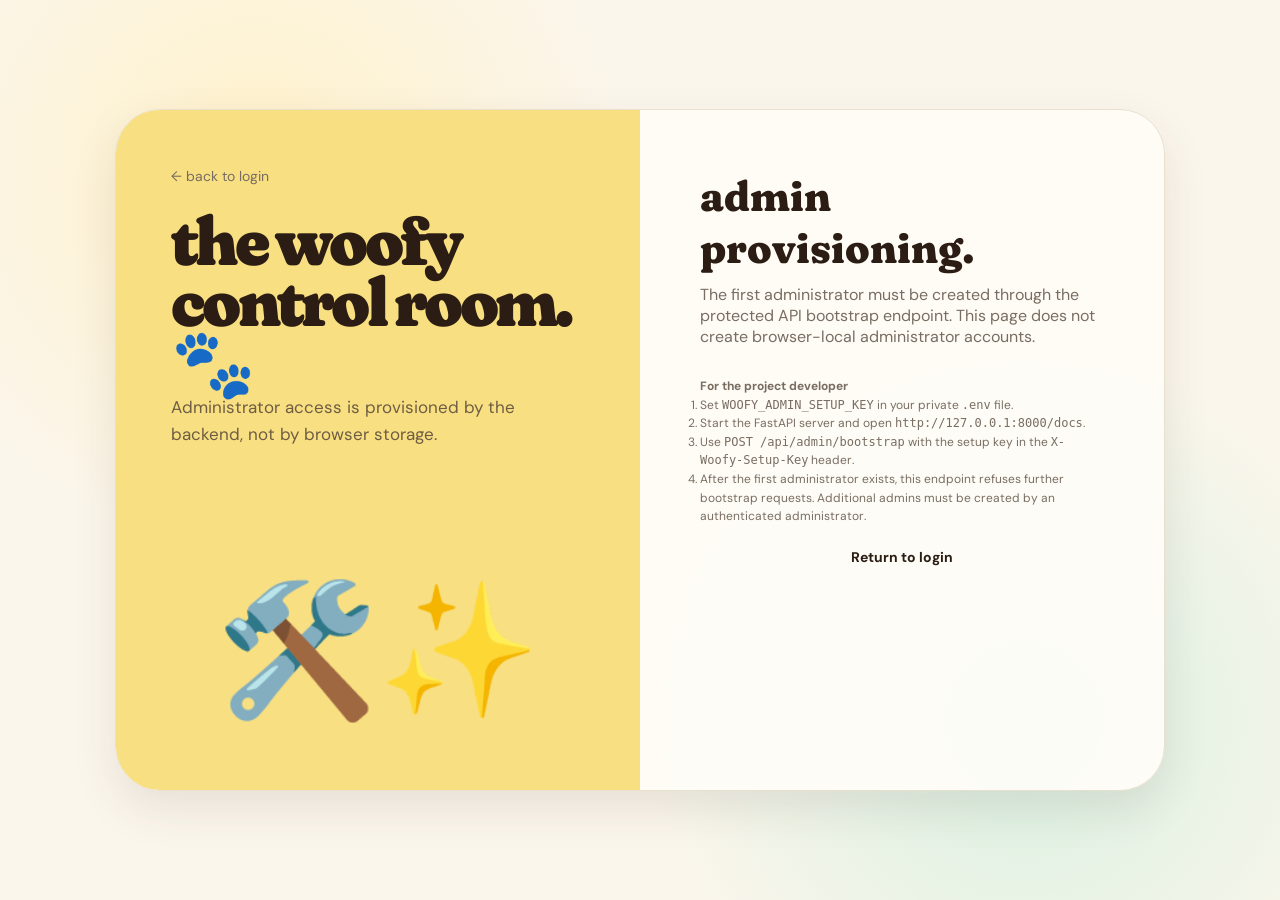
<file: admin-setup.html>
<!DOCTYPE html>
<html lang="en">
<head>
  <meta charset="UTF-8">
  <meta name="viewport" content="width=device-width, initial-scale=1.0">
  <title>woofy — Administrator provisioning</title>
  <link rel="preconnect" href="https://fonts.googleapis.com">
  <link rel="preconnect" href="https://fonts.gstatic.com" crossorigin>
  <link href="https://fonts.googleapis.com/css2?family=DM+Sans:wght@400;500;600;700&family=Fredoka:wght@400;500;600;700&display=swap" rel="stylesheet">
  <link rel="stylesheet" href="style.css">
</head>
<body>
  <div class="auth-page">
    <div class="auth-card">
      <div class="auth-art" style="background:var(--yellow)">
        <div>
          <a class="back-home" href="login.html">← back to login</a>
          <h1>the woofy<br>control room. 🐾</h1>
          <p>Administrator access is provisioned by the backend, not by browser storage.</p>
        </div>
        <div class="auth-emoji">🛠️✨</div>
      </div>
      <div class="auth-form">
        <h2>admin provisioning.</h2>
        <p>The first administrator must be created through the protected API bootstrap endpoint. This page does not create browser-local administrator accounts.</p>
        <div class="form-hint" role="note">
          <strong>For the project developer</strong>
          <ol>
            <li>Set <code>WOOFY_ADMIN_SETUP_KEY</code> in your private <code>.env</code> file.</li>
            <li>Start the FastAPI server and open <code>http://127.0.0.1:8000/docs</code>.</li>
            <li>Use <code>POST /api/admin/bootstrap</code> with the setup key in the <code>X-Woofy-Setup-Key</code> header.</li>
            <li>After the first administrator exists, this endpoint refuses further bootstrap requests. Additional admins must be created by an authenticated administrator.</li>
          </ol>
        </div>
        <div class="switch"><a href="login.html">Return to login</a></div>
      </div>
    </div>
  </div>
  <script src="script.js"></script>
</body>
</html>
</file>
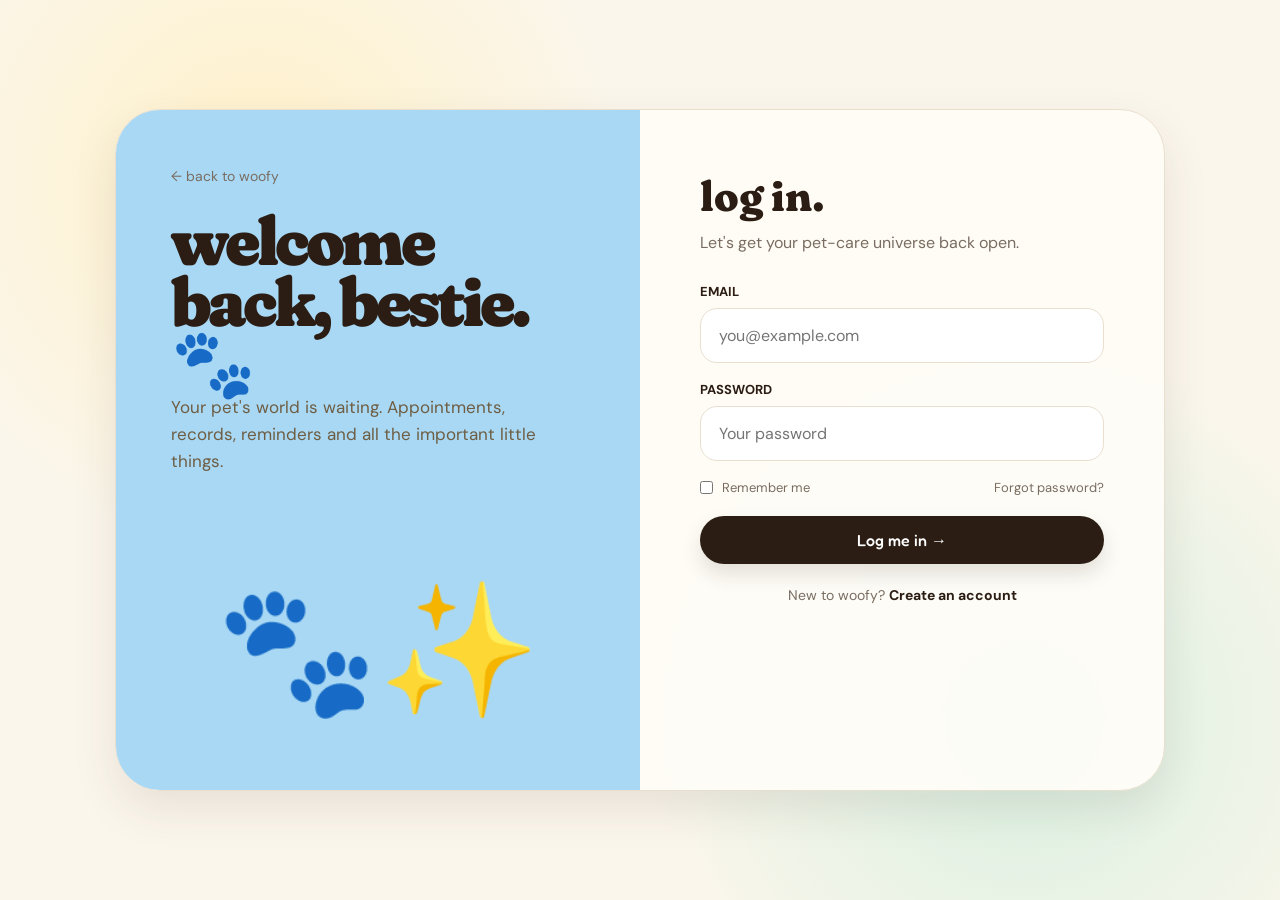
<file: dashboard.html>
<!DOCTYPE html>
<html lang="en">
<head>
  <meta charset="UTF-8">
  <meta name="viewport" content="width=device-width, initial-scale=1.0">
  <title>woofy — Your dashboard</title>
  <link rel="preconnect" href="https://fonts.googleapis.com">
  <link rel="preconnect" href="https://fonts.gstatic.com" crossorigin>
  <link href="https://fonts.googleapis.com/css2?family=DM+Sans:wght@400;500;600;700&family=Fredoka:wght@400;500;600;700&family=Fraunces:opsz,wght,SOFT,WONK@9..144,100..900,0..100,0..1&display=swap" rel="stylesheet">
  <link rel="icon" type="image/png" sizes="32x32" href="assets/images/favicon-32.png">
  <link rel="icon" type="image/x-icon" href="assets/images/favicon.ico">
  <link rel="stylesheet" href="style.css">
</head>
<body class="dashboard-page">
  <div class="app-shell">
    <header class="app-nav">
      <a class="logo" href="index.html" aria-label="woofy home">
        <img class="logo-image" src="assets/images/woofy-logo.jpeg" alt="woofy puppy logo">
        <span>woofy</span>
      </a>
      <div class="dashboard-user"><img id="dashboardProfileAvatar" class="account-avatar" alt="Your profile picture" hidden><span id="dashboardRole">pet parent</span><strong id="dashboardUserName">friend</strong><button class="btn btn-light" id="logout" type="button">Log out</button></div>
    </header>

    <div class="app-main">
      <aside class="sidebar" aria-label="Dashboard navigation">
        <a class="side-link active" href="#overview">🏡 Overview</a>
        <a class="side-link" href="#notifications">🔔 Notifications <span class="notification-nav-count" id="notificationNavCount" hidden>0</span></a>
        <a class="side-link" data-role="pet_parent" href="#pets">🐾 My pets</a>
        <a class="side-link" data-role="pet_parent" href="#appointments">🗓️ Appointments</a>
        <a class="side-link" data-role="pet_parent" href="#vaccinations">💉 Vaccinations</a>
        <a class="side-link" data-role="pet_parent" href="#health">💗 Medical records</a>
        <a class="side-link" data-role="pet_parent" href="#parentMessages">💬 Contact vet</a>
        <a class="side-link" data-role="pet_parent" href="#emergencyHelp">🆘 Emergency help</a>
        <a class="side-link" data-role="pet_parent" href="#profilePanel">📍 My details</a>
        <a class="side-link" data-role="pet_parent" href="#" data-open-woofy-chat>✨ woofy AI</a>
        <a class="side-link" data-role="veterinarian" href="#vet-appointments" hidden>🗓️ Appointments</a>
        <a class="side-link" data-role="veterinarian" href="#vet-patients" hidden>🐾 Patients</a>
        <a class="side-link" data-role="veterinarian" href="#vet-vaccinations" hidden>💉 Vaccinations</a>
        <a class="side-link" data-role="veterinarian" href="#vet-records-form-panel" hidden>🩺 Medical records</a>
        <a class="side-link" data-role="veterinarian" href="#vet-schedule" hidden>⏰ Schedule</a>
        <a class="side-link" data-role="veterinarian" href="#vetMessages" hidden>💬 Messages</a>
        <a class="side-link" data-role="veterinarian" href="#profilePanel" hidden>📍 Clinic details</a>
        <a class="side-link" data-role="administrator" href="#adminOverview" hidden>📊 Admin overview</a>
        <a class="side-link" data-role="administrator" href="#adminUsers" hidden>👥 User management</a>
        <a class="side-link" data-role="administrator" href="#adminAppointments" hidden>🗓️ Appointments</a>
        <a class="side-link" data-role="administrator" href="#adminAnnouncements" hidden>📣 Announcements</a>
      </aside>

      <main class="dash-main" id="overview">
        <section class="welcome">
          <span class="tag">✧ your little pet-care corner</span>
          <h1>Hey, <span id="welcomeName">bestie</span>! 🐾</h1>
          <p id="dashboardIntro">Your pet's world, all in one happy little place.</p>
        </section>

        <section class="app-grid notifications-grid" id="notifications">
          <article class="app-panel wide notification-panel">
            <div class="panel-heading"><div><span class="section-kicker">little nudges, right on time</span><h2>Notifications & reminders 🔔</h2></div><button class="btn btn-light" id="markAllNotificationsRead" type="button">Mark all as read</button></div>
            <p class="form-hint">Appointment updates, messages and upcoming care reminders all live here.</p>
            <div id="notificationList" class="notification-list" aria-live="polite"><p class="empty-state">You're all caught up!</p></div>
          </article>
        </section>

        <section class="app-grid" id="petParentPanels">
          <article class="app-panel wide" id="pets">
            <div class="panel-heading"><div><span class="section-kicker">the main characters</span><h2>My pets</h2></div><button class="btn btn-dark" id="showPetForm" type="button">+ Add a pet</button></div>
            <form id="addPetForm" class="add-pet-form" hidden>
              <input id="petName" required maxlength="40" placeholder="Pet's name" aria-label="Pet name">
              <select id="petType" required aria-label="Pet type">
                <option value="">Choose an animal</option>
                <option value="Dog">🐶 Dog</option>
                <option value="Cat">🐱 Cat</option>
                <option value="Bird">🦜 Bird</option>
                <option value="Rabbit">🐰 Rabbit</option>
                <option value="Hamster">🐹 Hamster</option>
                <option value="Guinea pig">🐹 Guinea pig</option>
                <option value="Ferret">🦦 Ferret</option>
                <option value="Reptile">🦎 Reptile</option>
                <option value="Turtle">🐢 Turtle / tortoise</option>
                <option value="Fish">🐠 Fish</option>
                <option value="Horse">🐴 Horse</option>
                <option value="Goat">🐐 Goat</option>
                <option value="Sheep">🐑 Sheep</option>
                <option value="Pig">🐷 Pig</option>
                <option value="Chicken">🐔 Chicken</option>
                <option value="Duck">🦆 Duck</option>
                <option value="Other">✨ Other</option>
              </select>
              <input id="petCustomType" maxlength="40" placeholder="What animal is your pet?" aria-label="Enter your animal type" hidden>
              <input id="petBreed" maxlength="50" placeholder="Breed (optional)" aria-label="Pet breed">
              <input id="petAge" type="number" min="0" max="40" step="0.5" placeholder="Age in years" aria-label="Pet age in years">
              <input id="petWeight" type="number" min="0.1" max="300" step="0.1" placeholder="Weight in kg (optional)" aria-label="Pet weight in kilograms">
              <label class="pet-photo-field" for="petPhoto"><span>Profile picture (optional)</span><input id="petPhoto" type="file" accept="image/*" aria-label="Upload pet profile picture"></label>
              <img id="petPhotoPreview" class="pet-photo-preview" alt="Pet photo preview" hidden>
              <input id="petNotes" maxlength="180" placeholder="A little note (optional)" aria-label="A little note about your pet">
              <button class="btn btn-dark" id="savePetButton" type="submit">Save pet</button>
              <button class="btn btn-light" id="cancelPetEdit" type="button" hidden>Cancel</button>
            </form>
            <div class="pet-list" id="petList">
              <div class="pet-tile"><img src="https://images.unsplash.com/photo-1558788353-f76d92427f16?auto=format&fit=crop&w=120&q=80" alt="Golden retriever"><div><strong>Bruno</strong><small>Golden Retriever · Demo profile</small></div></div>
            </div>
            <p class="demo-note">Your pets, their little details and their care history — all together.</p>
          </article>

          <article class="app-panel wide" id="appointments">
            <div class="panel-heading">
              <div><span class="section-kicker">time for a check-up?</span><h2>Appointments 🗓️</h2></div>
            </div>
            <div class="appointment-layout">
            <form id="appointmentForm" class="appointment-form appointment-booking-form">
              <label for="appointmentPet">Who's visiting?</label>
              <select id="appointmentPet" required><option value="">Choose your pet</option></select>
              <label for="appointmentVet">Choose a veterinarian</label>
              <select id="appointmentVet" required><option value="">Choose a vet</option></select>
              <label for="appointmentDate">Date & time</label>
              <input id="appointmentDate" type="datetime-local" required>
              <div class="appointment-availability-panel" id="appointmentAvailabilityHint" role="status" aria-live="polite" data-state="neutral"><span class="availability-title">Vet availability</span><span class="availability-message">Choose a veterinarian to see their clinic hours.</span></div>
              <label for="appointmentReason">What do they need?</label>
              <textarea id="appointmentReason" rows="3" maxlength="300" placeholder="e.g. Annual check-up, vaccination, tummy trouble…" required></textarea>
              <button class="btn btn-dark" id="bookAppointmentButton" type="submit">Request appointment 🐾</button>
              <p class="form-hint" id="appointmentFormHint">Add a pet profile and make sure a veterinarian account is registered before booking.</p>
            </form>
            <div class="appointment-list-wrap">
              <h3>Your appointment requests</h3>
              <p class="form-hint">Track confirmations, changes and cancellations in one place.</p>
              <div id="parentAppointmentList" class="appointment-list" aria-live="polite"><p class="empty-state">Your appointment requests will show up here.</p></div>
            </div>
            </div>
          </article>

          <article class="app-panel wide" id="vaccinations">
            <div class="panel-heading"><div><span class="section-kicker">tiny jabs, big protection</span><h2>Vaccination tracker 💉</h2></div></div>
            <p class="form-hint">Keep an eye on each pet's vaccine history and upcoming due dates. Your veterinarian should confirm the right vaccination schedule.</p>
            <div id="parentVaccinationSummary" class="vaccination-summary" aria-live="polite"></div>
            <div id="parentVaccinationList" class="vaccination-list" aria-live="polite"><p class="empty-state">Your vaccination records will appear here when your vet adds them.</p></div>
          </article>

          <article class="app-panel" id="health">
            <span class="section-kicker">little health things</span><h2>Medical records 💗</h2>
            <p class="form-hint">Records added by your veterinarian will appear here, linked to each pet.</p>
            <div id="parentMedicalRecords" class="medical-record-list" aria-live="polite"><p class="empty-state">No medical records yet. Your vet can add the first one after a visit.</p></div>
          </article>
          <article class="app-panel wide" id="parentMessages">
            <span class="section-kicker">a little help from your vet</span><h2>Contact your vet 💬</h2>
            <p class="form-hint">Send a non-emergency message about one of your pets. For urgent symptoms, use Emergency Help instead.</p>
            <form id="parentMessageForm" class="appointment-form">
              <label for="messagePet">Pet</label><select id="messagePet" required><option value="">Choose your pet</option></select>
              <label for="messageVet">Veterinarian</label><select id="messageVet" required><option value="">Choose a veterinarian</option></select>
              <label for="parentMessageText">Your message</label><textarea id="parentMessageText" rows="3" maxlength="1200" required placeholder="Tell your vet what's going on…"></textarea>
              <button class="btn btn-dark" type="submit">Send message 🐾</button>
              <p class="form-hint">Messaging is currently limited to this local development environment. Cross-device conversations will be enabled when the database-backed messaging workflow is connected.</p>
            </form>
            <div id="parentMessageThreads" class="message-thread-list" aria-live="polite"></div>
          </article>
          <article class="app-panel wide" id="emergencyHelp">
            <span class="section-kicker">when a little help can't wait</span>
            <h2>Emergency help 🆘</h2>
            <p class="emergency-intro">If your pet may be seriously unwell or injured, contact a veterinary professional immediately. Please don't wait for an in-app reply.</p>

            <div class="emergency-contact-grid">
              <section class="emergency-contact-card emergency-contact-1962">
                <div class="emergency-contact-copy">
                  <span class="emergency-contact-label">Animal mobile medical help</span>
                  <h3>1962</h3>
                  <p>Animal Mobile Medical Ambulance helpline. Service availability depends on your state and district.</p>
                </div>
                <a class="btn btn-dark emergency-call-link" href="tel:1962" aria-label="Call the animal mobile medical ambulance helpline at 1962">Call 1962</a>
              </section>
              <section class="emergency-contact-card emergency-contact-peta">
                <div class="emergency-contact-copy">
                  <span class="emergency-contact-label">Animal welfare support</span>
                  <h3>PETA India</h3>
                  <p>Call for animal-welfare assistance. Outside its service areas, callers may be referred to local help.</p>
                </div>
                <a class="btn btn-light emergency-call-link" href="tel:+919820122602" aria-label="Call PETA India at plus 91 98201 22602">Call +91 98201 22602</a>
              </section>
            </div>
            <p class="form-hint emergency-disclaimer">Call buttons open your device's phone app. A computer needs a calling app to place calls. Neither number guarantees ambulance dispatch or immediate assistance.</p>

            <section class="emergency-vet-section">
              <div class="emergency-subheading">
                <div><h3>Find a woofy veterinarian</h3><p>Contact a veterinarian registered on woofy.</p></div>
              </div>
              <div id="emergencyVetList" class="emergency-vet-list"></div>
            </section>

            <section class="emergency-location-card">
              <div><h3>Share your location</h3><p class="form-hint" id="emergencyLocationStatus" role="status">Your location is only requested when you tap the button.</p></div>
              <button class="btn btn-light" id="shareEmergencyLocation" type="button">Share my current location</button>
            </section>
          </article>
        </section>

        <section class="pet-dashboard-view" id="petDashboardView" hidden aria-live="polite">
          <button class="btn btn-light pet-dashboard-back" id="backToPets" type="button">← Back to pets</button>
          <div class="pet-dashboard-hero" id="petDashboardHero"></div>
          <div class="pet-dashboard-grid">
            <article class="app-panel"><span class="section-kicker">little life details</span><h2>Pet profile 🐾</h2><div id="petDashboardProfile"></div></article>
            <article class="app-panel"><span class="section-kicker">coming up & keeping well</span><h2>Appointments 🗓️</h2><div id="petDashboardAppointments" class="appointment-list"></div></article>
            <article class="app-panel"><span class="section-kicker">tiny jabs, big protection</span><h2>Vaccinations 💉</h2><div id="petDashboardVaccinations" class="vaccination-list"></div></article>
            <article class="app-panel"><span class="section-kicker">their health story</span><h2>Medical records 💗</h2><div id="petDashboardRecords" class="medical-record-list"></div></article>
          </div>
          <button class="btn btn-dark" id="askWoofyAboutPet" type="button">Ask woofy about this pet ✨</button>
        </section>

        <section class="app-grid" id="vetPanels" hidden>
          <article class="app-panel wide" id="vet-records"><span class="section-kicker">clinic workspace</span><h2>Welcome to your woofy clinic space 🩺</h2><p>Your clinic workspace is being prepared for connected patient and clinical records.</p></article>
          <article class="app-panel wide" id="vet-appointments">
            <span class="section-kicker">your clinic inbox</span><h2>Appointment requests 🗓️</h2>
            <p class="form-hint">Review requests from pet parents and update their status.</p>
            <div id="vetAppointmentList" class="appointment-list" aria-live="polite"><p class="empty-state">No appointment requests yet.</p></div>
          </article>
          <article class="app-panel wide" id="vet-patients">
            <span class="section-kicker">your patients</span><h2>Patient records 🐾</h2>
            <p class="form-hint">Pets linked to appointment requests sent to your account.</p>
            <div id="vetPatientList" class="patient-list"><p class="empty-state">Patient profiles will appear here when pet parents book with you.</p></div>
          </article>
          <article class="app-panel wide" id="vet-vaccinations">
            <span class="section-kicker">prevention is pretty powerful</span><h2>Vaccination records 💉</h2>
            <p class="form-hint">Add or update vaccine details for pets with a confirmed appointment at your clinic.</p>
            <form id="vaccinationForm" class="appointment-form medical-record-form">
              <label for="vaccinationPet">Patient</label><select id="vaccinationPet" required><option value="">Choose a patient</option></select>
              <label for="vaccineName">Vaccine name</label><input id="vaccineName" maxlength="100" required placeholder="e.g. Rabies, DHPP, FVRCP">
              <label for="vaccineDate">Date administered</label><input id="vaccineDate" type="date" required>
              <label for="vaccineDueDate">Next due date (optional)</label><input id="vaccineDueDate" type="date">
              <label for="vaccineBatch">Batch / lot number (optional)</label><input id="vaccineBatch" maxlength="80" placeholder="Vaccine batch reference">
              <label for="vaccineNotes">Notes (optional)</label><textarea id="vaccineNotes" rows="3" maxlength="600" placeholder="Any relevant observations or follow-up advice…"></textarea>
              <button class="btn btn-dark" id="saveVaccinationButton" type="submit">Save vaccination 🐾</button>
              <button class="btn btn-light" id="cancelVaccinationEdit" type="button" hidden>Cancel edit</button>
              <p class="form-hint" id="vaccinationFormHint">A confirmed appointment is needed before adding a vaccination record.</p>
            </form>
            <h3 class="vaccination-subheading">Saved vaccination records</h3>
            <div id="vetVaccinationList" class="vaccination-list" aria-live="polite"><p class="empty-state">No vaccination records have been added yet.</p></div>
          </article>
          <article class="app-panel wide" id="vet-records-form-panel">
            <span class="section-kicker">care notes</span><h2>Add a medical record 🩺</h2>
            <p class="form-hint">Save visit notes for a pet connected to one of your appointments.</p>
            <form id="medicalRecordForm" class="appointment-form medical-record-form">
              <label for="recordPet">Patient</label><select id="recordPet" required><option value="">Choose a patient</option></select>
              <label for="recordType">Record type</label><select id="recordType" required><option value="">Choose a type</option><option>Consultation</option><option>Vaccination</option><option>Prescription</option><option>Lab result</option><option>Other</option></select>
              <label for="recordTitle">Record title</label><input id="recordTitle" maxlength="80" required placeholder="e.g. Annual wellness examination">
              <label for="recordDate">Visit date</label><input id="recordDate" type="date" required>
              <label for="recordNotes">Veterinarian notes</label><textarea id="recordNotes" rows="3" maxlength="1000" required placeholder="Findings, advice and follow-up details…"></textarea>
              <label for="recordPrescription">Prescription / care plan (optional)</label><textarea id="recordPrescription" rows="2" maxlength="600" placeholder="Medication, dosage as prescribed, or home-care instructions…"></textarea>
              <button class="btn btn-dark" type="submit">Save medical record 🐾</button>
              <p class="form-hint" id="recordFormHint">Choose a patient linked to one of your appointments.</p>
            </form>
          </article>
          <article class="app-panel wide" id="vet-records-list-panel">
            <span class="section-kicker">your saved notes</span><h2>Recent medical records</h2>
            <div id="vetMedicalRecords" class="medical-record-list" aria-live="polite"><p class="empty-state">No records have been added yet.</p></div>
          </article>
          <article class="app-panel wide" id="vet-schedule">
            <span class="section-kicker">clinic tools</span><h2>Schedule & availability 🕒</h2>
            <p class="form-hint">Set the hours when pet parents can request appointments. Your published hours are used to check appointment requests in this development build.</p>
            <div id="vetScheduleSummary" class="vet-schedule-summary" hidden></div>
            <form id="vetWeeklyScheduleForm" class="vet-schedule-form" hidden>
              <div class="schedule-form-heading"><strong>Weekly clinic hours</strong><span>Choose the days and times you are available.</span></div>
              <div class="vet-schedule-days">
                <div class="vet-schedule-day" data-day="monday"><label><input type="checkbox" name="monday-enabled"> Monday</label><input type="time" name="monday-open" value="09:00" aria-label="Monday opening time"><span>to</span><input type="time" name="monday-close" value="17:00" aria-label="Monday closing time"></div>
                <div class="vet-schedule-day" data-day="tuesday"><label><input type="checkbox" name="tuesday-enabled"> Tuesday</label><input type="time" name="tuesday-open" value="09:00" aria-label="Tuesday opening time"><span>to</span><input type="time" name="tuesday-close" value="17:00" aria-label="Tuesday closing time"></div>
                <div class="vet-schedule-day" data-day="wednesday"><label><input type="checkbox" name="wednesday-enabled"> Wednesday</label><input type="time" name="wednesday-open" value="09:00" aria-label="Wednesday opening time"><span>to</span><input type="time" name="wednesday-close" value="17:00" aria-label="Wednesday closing time"></div>
                <div class="vet-schedule-day" data-day="thursday"><label><input type="checkbox" name="thursday-enabled"> Thursday</label><input type="time" name="thursday-open" value="09:00" aria-label="Thursday opening time"><span>to</span><input type="time" name="thursday-close" value="17:00" aria-label="Thursday closing time"></div>
                <div class="vet-schedule-day" data-day="friday"><label><input type="checkbox" name="friday-enabled"> Friday</label><input type="time" name="friday-open" value="09:00" aria-label="Friday opening time"><span>to</span><input type="time" name="friday-close" value="17:00" aria-label="Friday closing time"></div>
                <div class="vet-schedule-day" data-day="saturday"><label><input type="checkbox" name="saturday-enabled"> Saturday</label><input type="time" name="saturday-open" value="09:00" aria-label="Saturday opening time"><span>to</span><input type="time" name="saturday-close" value="13:00" aria-label="Saturday closing time"></div>
                <div class="vet-schedule-day" data-day="sunday"><label><input type="checkbox" name="sunday-enabled"> Sunday</label><input type="time" name="sunday-open" value="09:00" aria-label="Sunday opening time"><span>to</span><input type="time" name="sunday-close" value="13:00" aria-label="Sunday closing time"></div>
              </div>
              <div class="schedule-form-actions"><button class="btn btn-dark" type="submit">Save clinic hours</button><p class="form-hint" id="vetScheduleStatus" role="status">No clinic hours saved yet.</p></div>
            </form>
            <div class="vet-schedule-appointments">
              <h3>Upcoming appointments</h3>
              <div id="vetScheduleAppointments" class="appointment-list" aria-live="polite"><p class="empty-state">Your upcoming appointments will appear here.</p></div>
            </div>
          </article>
          <article class="app-panel wide" id="vetMessages">
            <span class="section-kicker">pet parents are reaching out</span><h2>Messages 💬</h2>
            <p class="form-hint">Reply to non-emergency messages from pet parents. Messages are currently limited to this local development environment. Shared clinic messaging is part of the database integration.</p>
            <div id="vetMessageThreads" class="message-thread-list" aria-live="polite"></div>
          </article>
        </section>

        <section class="app-grid admin-panels" id="adminPanels" hidden>
          <article class="app-panel wide" id="adminOverview">
            <span class="section-kicker">the big picture</span><h2>Administrator dashboard 📊</h2>
            <p class="form-hint">A bird's-eye view of the woofy community and its activity.</p>
            <div class="admin-stat-grid" id="adminStatGrid"></div>
            <div class="admin-activity-block"><h3>Recent platform activity</h3><div id="adminRecentActivity" class="admin-activity-list"></div></div>
          </article>
          <article class="app-panel wide" id="adminUsers">
            <span class="section-kicker">the humans behind the paws</span><h2>User management 👥</h2>
            <p class="form-hint">Review veterinarian registrations and manage account access.</p>
            <div id="adminUsersList" class="admin-table-wrap"></div>
          </article>
          <article class="app-panel wide" id="adminAppointments">
            <span class="section-kicker">all the check-ups</span><h2>Appointment management 🗓️</h2>
            <p class="form-hint">Review appointment requests across the platform and update their status.</p>
            <div id="adminAppointmentsList" class="admin-table-wrap"></div>
          </article>
          <article class="app-panel wide" id="adminAnnouncements">
            <span class="section-kicker">a note from woofy HQ</span><h2>Platform announcements 📣</h2>
            <form id="adminAnnouncementForm" class="appointment-form admin-announcement-form">
              <label for="adminAnnouncementTitle">Announcement title</label><input id="adminAnnouncementTitle" maxlength="90" required placeholder="e.g. Holiday clinic hours">
              <label for="adminAnnouncementMessage">Message</label><textarea id="adminAnnouncementMessage" rows="3" maxlength="500" required placeholder="Write an update for the woofy community…"></textarea>
              <button class="btn btn-dark" type="submit">Send announcement</button>
            </form>
          </article>
        </section>

        <section class="app-grid profile-panel" id="profilePanel">
          <article class="app-panel wide">
            <span class="section-kicker">your contact & location details</span><h2>My details 📍</h2>
            <p class="form-hint">Add a phone number and general location to help with contact and local care. A full home address is optional.</p>
            <form id="profileDetailsForm" class="profile-details-form">
              <label class="profile-photo-upload" for="profilePhoto">Profile picture (optional)<input id="profilePhoto" type="file" accept="image/*"><span>Choose a photo</span></label>
              <img id="profilePhotoPreview" class="profile-photo-preview" alt="Profile picture preview" hidden>
              <label for="profilePhone">Phone number</label><input id="profilePhone" type="tel" maxlength="20" autocomplete="tel" placeholder="e.g. +91 98765 43210">
              <label for="profileCity">City / town</label><input id="profileCity" maxlength="80" autocomplete="address-level2" placeholder="Your city or town">
              <label for="profileDistrict">District</label><input id="profileDistrict" maxlength="80" placeholder="Your district">
              <label for="profileState">State</label><input id="profileState" maxlength="80" autocomplete="address-level1" placeholder="Your state">
              <label for="profilePincode">PIN code</label><input id="profilePincode" inputmode="numeric" maxlength="6" autocomplete="postal-code" placeholder="6-digit PIN code">
              <label for="profileAddress">Home / clinic address (optional)</label><textarea id="profileAddress" rows="2" maxlength="300" autocomplete="street-address" placeholder="Only add this if you want it saved to your profile"></textarea>
              <button class="btn btn-dark" type="submit">Save my details</button>
              <p class="form-hint" id="profileDetailsStatus" role="status">Your details are saved.</p>
            </form>
          </article>
        </section>
      </main>
    </div>
  </div>

  <!-- Floating woofy AI companion -->
  <button class="woofy-fab" id="woofyFab" type="button"
          aria-label="Open woofy AI chat" aria-controls="woofyWidget" aria-expanded="false">
    <span class="woofy-fab-face" aria-hidden="true">🐶</span>
    <span class="woofy-fab-sparkle" aria-hidden="true">✦</span>
    <span class="woofy-fab-label">Ask woofy</span>
  </button>

  <section class="woofy-widget" id="woofyWidget" aria-label="woofy AI chat" aria-hidden="true" hidden>
    <header class="woofy-widget-header">
      <div class="woofy-widget-brand">
        <span class="woofy-widget-avatar" aria-hidden="true">🐾</span>
        <span><strong>woofy AI</strong><small>Your bubbly pet-care buddy</small></span>
      </div>
      <div class="woofy-widget-actions">
        <button class="woofy-widget-icon" id="woofyClearChat" type="button" aria-label="Clear this conversation" title="Clear this conversation">↻</button>
        <button class="woofy-widget-icon" id="woofyClose" type="button" aria-label="Close chat" title="Close chat">×</button>
      </div>
    </header>

    <div class="woofy-pet-context">
      <label for="woofyPetContext">Talking about</label>
      <select id="woofyPetContext" aria-label="Choose which pet woofy should use as context">
        <option value="">No specific pet</option>
        <option value="all">All pets</option>
      </select>
      <span>Choose a pet to focus woofy's answers on them.</span>
    </div>
    <div class="woofy-widget-messages" id="woofyWidgetMessages" aria-live="polite" aria-relevant="additions">
      <div class="woofy-widget-message bot">
        <span class="message-paw" aria-hidden="true">🐾</span>
        <p>I'm all ears (and paws)! I can help with general care tips and explain the pet-care info saved in your woofy account. 💛</p>
      </div>
    </div>
    <div class="woofy-widget-suggestions" id="woofyWidgetSuggestions">
      <button type="button" data-ai-question="Can you summarise my pet's upcoming care reminders?">📅 My reminders</button>
      <button type="button" data-ai-question="How can I prepare for my pet's next vet visit?">🩺 Vet visit prep</button>
      <button type="button" data-ai-question="Share some safe indoor enrichment ideas for my pet.">🎾 Play ideas</button>
    </div>
    <form class="woofy-widget-form" id="woofyWidgetForm">
      <label class="sr-only" for="woofyWidgetQuestion">Your question for woofy</label>
      <input id="woofyWidgetQuestion" type="text" maxlength="500" autocomplete="off"
             placeholder="Ask your furry little questions..." required>
      <button type="submit" aria-label="Send message">➤</button>
    </form>
    <p class="woofy-widget-disclaimer">Friendly guidance, not a diagnosis. For symptoms or urgent concerns, contact a veterinarian.</p>
    <div class="woofy-api-status" id="woofyApiStatus" role="status">Connecting to woofy…</div>
  </section>

  <dialog class="woofy-confirm-dialog" id="appointmentCancelDialog" aria-labelledby="appointmentCancelTitle" aria-describedby="appointmentCancelMessage">
    <div class="confirm-dialog-content">
      <span class="confirm-dialog-icon" aria-hidden="true">🐾</span>
      <h2 id="appointmentCancelTitle">Cancel this appointment?</h2>
      <p id="appointmentCancelMessage">Are you sure you want to cancel this appointment?</p>
      <div class="confirm-dialog-actions">
        <button class="btn btn-light" id="keepAppointmentButton" type="button">Keep appointment</button>
        <button class="btn btn-dark" id="confirmCancelAppointmentButton" type="button">Yes, cancel it</button>
      </div>
    </div>
  </dialog>

  <script src="script.js"></script>
</body>
</html>
</file>
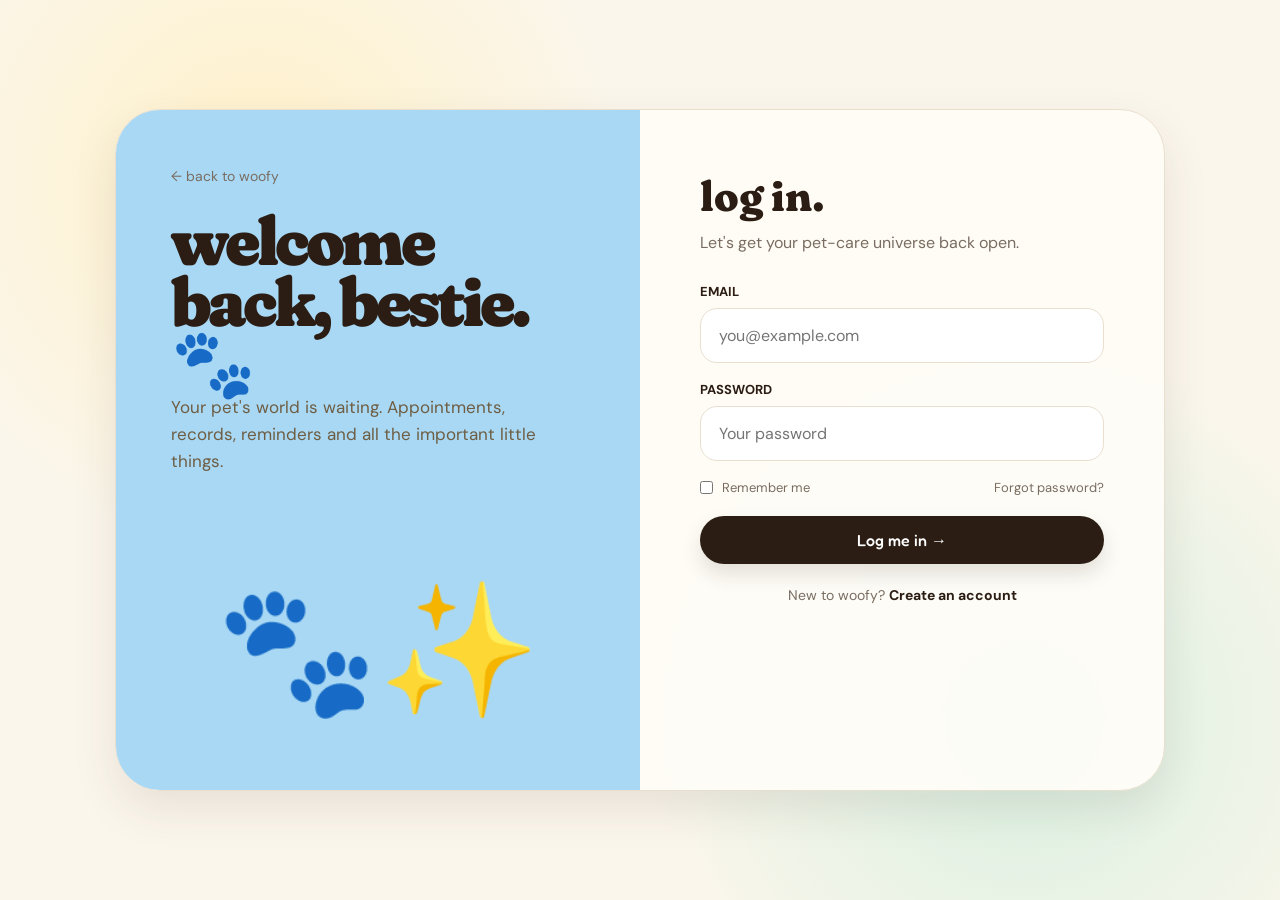
<file: login.html>
<!DOCTYPE html>
<html lang="en">
<head>
  <meta charset="UTF-8">
  <meta name="viewport" content="width=device-width, initial-scale=1.0">
  <title>woofy — Log in</title>
  <meta name="description" content="Log in to your woofy pet-care account.">
  <link rel="preconnect" href="https://fonts.googleapis.com">
  <link rel="preconnect" href="https://fonts.gstatic.com" crossorigin>
  <link href="https://fonts.googleapis.com/css2?family=DM+Sans:wght@400;500;600;700&family=Fredoka:wght@400;500;600;700&display=swap" rel="stylesheet">
  <link rel="stylesheet" href="style.css">
</head>
<body>
  <div class="auth-page">
    <div class="auth-card">
      <div class="auth-art" style="background:var(--blue)">
        <div>
          <a class="back-home" href="index.html">← back to woofy</a>
          <h1>welcome<br>back, bestie. 🐾</h1>
          <p>Your pet's world is waiting. Appointments, records, reminders and all the important little things.</p>
        </div>
        <div class="auth-emoji">🐾✨</div>
      </div>

      <div class="auth-form">
        <h2>log in.</h2>
        <p>Let's get your pet-care universe back open.</p>

        <form id="loginForm">
          <div class="field">
            <label for="email">EMAIL</label>
            <input id="email" name="email" required type="email" autocomplete="email" placeholder="you@example.com">
          </div>

          <div class="field">
            <label for="password">PASSWORD</label>
            <input id="password" name="password" required type="password" autocomplete="current-password" placeholder="Your password">
          </div>

          <div class="form-row">
            <label class="remember-label"><input type="checkbox" name="remember"> Remember me</label>
            <a href="#" id="forgotPassword">Forgot password?</a>
          </div>

          <button class="btn btn-dark full" type="submit">Log me in →</button>
        </form>

        <div class="switch">
          New to woofy? <a href="register.html">Create an account</a>
        </div>
      </div>
    </div>
  </div>
  <script src="script.js"></script>
</body>
</html>
</file>
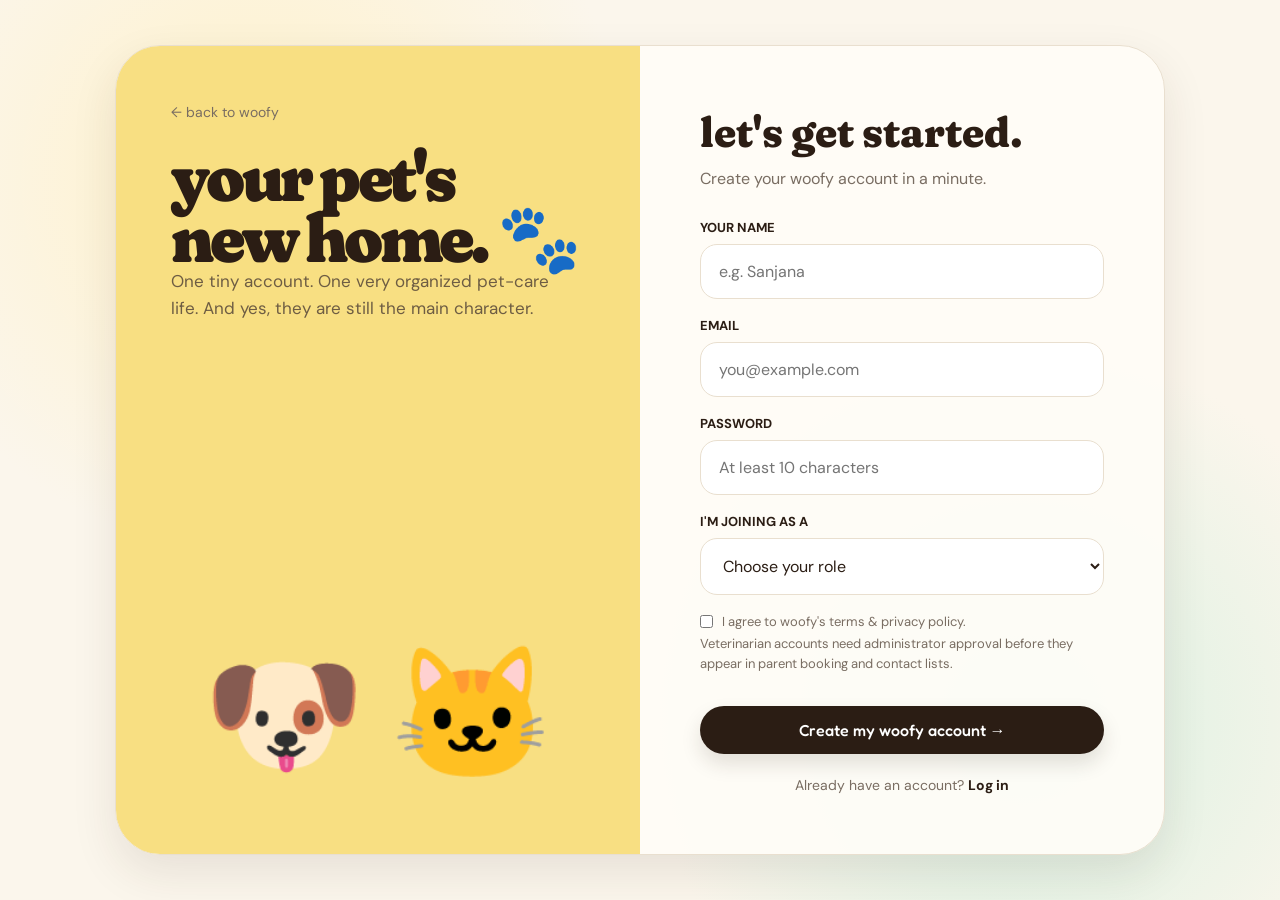
<file: register.html>
<!DOCTYPE html>
<html lang="en">
<head>
  <meta charset="UTF-8">
  <meta name="viewport" content="width=device-width, initial-scale=1.0">
  <title>woofy — Create your account</title>
  <meta name="description" content="Create your woofy pet-care account.">
  <link rel="preconnect" href="https://fonts.googleapis.com">
  <link rel="preconnect" href="https://fonts.gstatic.com" crossorigin>
  <link href="https://fonts.googleapis.com/css2?family=DM+Sans:wght@400;500;600;700&family=Fredoka:wght@400;500;600;700&display=swap" rel="stylesheet">
  <link rel="stylesheet" href="style.css">
</head>
<body>
  <div class="auth-page">
    <div class="auth-card">
      <div class="auth-art">
        <div>
          <a class="back-home" href="index.html">← back to woofy</a>
          <h1>your pet's<br>new home. 🐾</h1>
          <p>One tiny account. One very organized pet-care life. And yes, they are still the main character.</p>
        </div>
        <div class="auth-emoji">🐶 🐱</div>
      </div>

      <div class="auth-form">
        <h2>let's get started.</h2>
        <p>Create your woofy account in a minute.</p>

        <form id="registerForm">
          <div class="field">
            <label for="name">YOUR NAME</label>
            <input id="name" name="name" required type="text" autocomplete="name" placeholder="e.g. Sanjana">
          </div>

          <div class="field">
            <label for="email">EMAIL</label>
            <input id="email" name="email" required type="email" autocomplete="email" placeholder="you@example.com">
          </div>

          <div class="field">
            <label for="password">PASSWORD</label>
            <input id="password" name="password" required minlength="10" type="password" autocomplete="new-password" placeholder="At least 10 characters">
          </div>

          <div class="field">
            <label for="role">I'M JOINING AS A</label>
            <select id="role" name="role" required>
              <option value="" disabled selected>Choose your role</option>
              <option value="pet_parent">Pet Parent 🐾</option>
              <option value="veterinarian">Veterinarian 🩺</option>
            </select>
          </div>

          <label class="terms-label">
            <input id="terms" name="terms" required type="checkbox">
            <span>I agree to woofy's terms & privacy policy.</span>
          </label>

          <p class="auth-role-note">Veterinarian accounts need administrator approval before they appear in parent booking and contact lists.</p>
          <button class="btn btn-dark full" type="submit">Create my woofy account →</button>
        </form>

        <div class="switch">
          Already have an account? <a href="login.html">Log in</a>
        </div>
      </div>
    </div>
  </div>
  <script src="script.js"></script>
</body>
</html>
</file>
<file: style.css>
@import url('https://fonts.googleapis.com/css2?family=DM+Sans:wght@400;500;600;700&family=Fredoka:wght@400;500;600;700&family=Fraunces:opsz,wght,SOFT,WONK@9..144,100..900,0..100,0..1&display=swap');

:root {
  --cream: #fbf6ec;
  --paper: #fffdf8;
  --ink: #2b1d14;
  --muted: #796d62;

  --yellow: #f8df82;
  --blue: #a9d8f4;
  --mint: #b9e5c7;
  --peach: #ffc9b7;
  --lav: #d9c6ef;

  --line: #e9dfcf;
  --shadow: 0 18px 45px rgba(61, 42, 26, .10);

  --radius: 34px;
}


/* --------------------------------
   RESET
   -------------------------------- */

* {
  box-sizing: border-box;
  margin: 0;
  padding: 0;
}

html {
  scroll-behavior: smooth;
}

body {
  font-family: "DM Sans", sans-serif;
  background: var(--cream);
  color: var(--ink);
  overflow-x: hidden;
}

a {
  text-decoration: none;
  color: inherit;
}

button {
  font: inherit;
  border: 0;
  cursor: pointer;
}

img {
  max-width: 100%;
  display: block;
}

button,
input,
textarea,
select {
  font-family: "DM Sans", sans-serif;
}


/* --------------------------------
   HEADINGS
   -------------------------------- */

h1,
h2,
h3,
h4,
.big-title,
.cta h2,
.built h2,
.dash-copy h2,
.welcome h1 {
  font-family: "Fraunces", serif;
  color: var(--ink);

  font-variation-settings:
    "opsz" 72,
    "SOFT" 100,
    "WONK" 1;
}

.logo,
.pill,
.btn,
.sticker,
.step-num {
  font-family: "Fredoka", sans-serif;
}


/* --------------------------------
   GENERAL
   -------------------------------- */

.container {
  width: min(1280px, calc(100% - 44px));
  margin: auto;
}


/* --------------------------------
   NAVIGATION
   -------------------------------- */

.nav-wrap {
  position: sticky;
  top: 18px;
  z-index: 50;
}

.nav {
  height: 70px;
  background: rgba(255, 253, 248, .92);
  backdrop-filter: blur(16px);
  border: 1px solid var(--line);
  border-radius: 38px;
  box-shadow: 0 10px 30px rgba(61, 42, 26, .08);

  display: flex;
  align-items: center;
  justify-content: space-between;

  padding: 0 20px;
}

.logo {
  font-size: 24px;
  font-weight: 600;

  display: flex;
  gap: 10px;
  align-items: center;
}

.logo-mark {
  width: 42px;
  height: 42px;
  border-radius: 50%;

  display: grid;
  place-items: center;

  background: var(--yellow);
  font-size: 22px;
}

.nav-links {
  display: flex;
  gap: 34px;

  color: #6d6258;
  font-weight: 500;
}

.nav-actions {
  display: flex;
  align-items: center;
  gap: 20px;
}


/* --------------------------------
   BUTTONS
   -------------------------------- */

.btn {
  padding: 14px 24px;
  border-radius: 999px;

  font-size: 16px;
  font-weight: 500;

  transition: .25s;
}

.btn-dark {
  background: var(--ink);
  color: white;

  box-shadow: 0 10px 20px rgba(43, 29, 20, .13);
}

.btn-light {
  background: var(--paper);
  border: 1px solid var(--line);
}

.btn-yellow {
  background: var(--yellow);
}

.btn:hover {
  transform: translateY(-3px);
  box-shadow: 0 12px 25px rgba(61, 42, 26, .12);
}


/* --------------------------------
   HERO
   -------------------------------- */

.hero {
  min-height: 820px;

  padding: 90px 0 75px;

  position: relative;

  display: grid;
  grid-template-columns: 1fr 1fr;

  align-items: center;
  gap: 40px;
}

.hero::before {
  content: "";

  position: absolute;

  width: 700px;
  height: 500px;

  right: 3%;
  top: 60px;

  background:
    radial-gradient(
      circle,
      rgba(255, 210, 188, .55),
      transparent 65%
    );

  z-index: -1;
}

.eyebrow,
.tag {
  display: inline-flex;
  align-items: center;
  gap: 8px;

  background: white;
  border: 1px solid var(--line);

  padding: 10px 16px;
  border-radius: 999px;

  box-shadow: 0 6px 18px rgba(61, 42, 26, .06);

  font-weight: 600;
}


/* --------------------------------
   HERO MAIN HEADING
   -------------------------------- */

.hero h1 {
  font-family: "Fraunces", serif;

  /* Same colour as every other major heading */
  color: var(--ink);

  font-size: clamp(58px, 6.4vw, 94px);

  font-weight: 900;

  font-variation-settings:
    "opsz" 72,
    "SOFT" 100,
    "WONK" 1;

  line-height: .90;

  letter-spacing: -0.055em;

  max-width: 760px;

  margin: 28px 0;
}


/* Hero paragraph */
.hero-copy {
  max-width: 650px;
}

.hero-description {
  font-family: "DM Sans", sans-serif;
  font-size: 19px;
  line-height: 1.65;
  color: var(--ink);
  font-weight: 500;
  max-width: 570px;
}


/* Make sure the heading doesn't accidentally inherit
   paragraph styling if .hero-copy is used elsewhere */
.hero h1.hero-copy {
  color: var(--ink);
}


/* --------------------------------
   YELLOW HIGHLIGHT
   -------------------------------- */

.highlight {
  position: relative;
  display: inline-block;
  z-index: 0;
}

.highlight::after {
  content: "";

  position: absolute;

  left: -3%;
  right: -3%;

  bottom: 7px;

  height: 20px;

  background: var(--yellow);

  border-radius: 30px;

  z-index: -1;

  transform: rotate(-1deg);
}


.hero-buttons {
  display: flex;
  gap: 14px;

  margin-top: 30px;
}

.trust {
  display: flex;
  align-items: center;
  gap: 14px;

  margin-top: 36px;

  color: var(--muted);
  font-size: 14px;
}

.avatars {
  display: flex;
}

.avatar {
  width: 38px;
  height: 38px;

  border-radius: 50%;

  display: grid;
  place-items: center;

  border: 3px solid var(--cream);

  margin-left: -8px;

  font-size: 18px;
}

.avatar:first-child {
  margin-left: 0;
}


/* --------------------------------
   HERO IMAGE
   -------------------------------- */

.hero-art {
  position: relative;

  min-height: 650px;

  display: grid;
  place-items: center;
}

.pet-frame {
  width: min(560px, 90%);
  height: 610px;

  border-radius: 55px;

  background: linear-gradient(
    135deg,
    #eaf0b0,
    #fff4dc
  );

  padding: 15px;

  transform: rotate(-1.5deg);

  box-shadow:
    0 25px 55px rgba(71, 54, 32, .13);
}

.pet-inner {
  height: 100%;

  border-radius: 43px;

  overflow: hidden;

  background: #eadbc8;

  position: relative;
}

.pet-inner .dog {
  position: absolute;

  width: 75%;
  left: -4%;
  bottom: -1%;

  height: 88%;

  object-fit: cover;
  object-position: center;

  border-radius: 30px;
}

.pet-inner .cat {
  position: absolute;

  width: 48%;
  right: -2%;
  bottom: -2%;

  height: 64%;

  object-fit: cover;
  object-position: center;

  border-radius: 28px;
}


/* --------------------------------
   FLOATING CARDS
   -------------------------------- */

.float-card {
  position: absolute;

  background: rgba(255, 253, 248, .96);

  border: 1px solid #eee2d2;

  border-radius: 22px;

  padding: 13px 17px;

  box-shadow:
    0 14px 30px rgba(61, 42, 26, .13);

  display: flex;
  gap: 10px;
  align-items: center;

  animation: float 4.5s ease-in-out infinite;

  z-index: 3;
}

.float-card strong {
  font-size: 14px;
}

.float-card small {
  display: block;

  color: var(--muted);

  font-size: 12px;

  margin-top: 2px;
}

.fc1 {
  top: 95px;
  right: 4%;

  transform: rotate(2deg);
}

.fc2 {
  top: 265px;
  right: -4%;

  animation-delay: .7s;
}

.fc3 {
  bottom: 120px;
  left: 2%;

  animation-delay: 1.2s;
}

.fc4 {
  bottom: 35px;
  right: 2%;

  animation-delay: 1.7s;
}

.fc-icon {
  width: 35px;
  height: 35px;

  border-radius: 50%;

  display: grid;
  place-items: center;
}

.yellow {
  background: var(--yellow);
}

.blue {
  background: var(--blue);
}

.mint {
  background: var(--mint);
}

.peach {
  background: var(--peach);
}


/* --------------------------------
   FLOATING PAWS
   -------------------------------- */

.paw {
  position: absolute;

  /* Increased from 32px */
  font-size: 70px;

  opacity: .9;

  animation: float 4s ease-in-out infinite;

  z-index: 4;

  /* Makes the paw slightly easier to notice */
  filter: drop-shadow(0 5px 8px rgba(61, 42, 26, .08));
}

.paw.one {
  left: 0;
  bottom: 130px;
}

.paw.two {
  right: 0;
  top: 190px;

  animation-delay: 1s;
}

@keyframes float {

  0%,
  100% {
    translate: 0 0;
    rotate: 0deg;
  }

  50% {
    translate: 0 -12px;
    rotate: 2deg;
  }
}


/* --------------------------------
   SECTIONS
   -------------------------------- */

section {
  padding: 105px 0;
}

.section-kicker {
  text-transform: uppercase;

  letter-spacing: 3px;

  font-size: 13px;

  font-weight: 700;

  color: #817466;

  margin-bottom: 18px;
}

.big-title {
  font-family: "Fraunces", serif;

  color: var(--ink);

  font-size: clamp(48px, 6vw, 78px);

  font-weight: 900;

  font-variation-settings:
    "opsz" 72,
    "SOFT" 100,
    "WONK" 1;

  line-height: .92;

  letter-spacing: -0.055em;
}


/* --------------------------------
   AI SECTION
   -------------------------------- */

.ai-section {
  border: 1px solid #f1cda9;

  border-radius: 42px;

  padding: 65px;

  background:
    linear-gradient(
      135deg,
      #fff9ee,
      #fff4f1 48%,
      #eff9f3
    );

  display: grid;

  grid-template-columns: 1fr 1fr;

  gap: 55px;

  align-items: center;
}

.ai-copy p,
.split-copy p {
  font-size: 18px;

  line-height: 1.7;

  color: var(--muted);

  max-width: 620px;

  margin-top: 24px;
}

.chat {
  background: rgba(255, 253, 248, .93);

  border: 1px solid var(--line);

  border-radius: 36px;

  padding: 22px;

  box-shadow: var(--shadow);
}

.chat-top {
  display: flex;
  align-items: center;
  gap: 10px;

  padding-bottom: 16px;

  border-bottom: 1px solid var(--line);

  font-weight: 700;
}

.online {
  margin-left: auto;

  color: #58715e;

  font-size: 12px;
}

.bubble {
  max-width: 86%;

  padding: 16px 20px;

  border-radius: 24px;

  margin-top: 16px;

  line-height: 1.45;
}

.user {
  margin-left: auto;

  background: var(--yellow);
}

.bot {
  background: #f2e7d1;
}

.disclaimer {
  border: 1px solid var(--line);

  padding: 17px;

  border-radius: 22px;

  margin-top: 25px;

  color: var(--muted);

  font-size: 13px;

  line-height: 1.5;
}


/* --------------------------------
   SERVICES
   -------------------------------- */

.services {
  padding-top: 70px;
}

.services-head {
  display: flex;

  justify-content: space-between;

  align-items: end;

  margin-bottom: 48px;
}

.services-grid {
  display: grid;

  grid-template-columns: repeat(6, 1fr);

  gap: 20px;
}

.service {
  background: var(--paper);

  border: 1px solid var(--line);

  border-radius: 34px;

  padding: 30px;

  min-height: 220px;

  box-shadow:
    0 12px 30px rgba(61, 42, 26, .05);

  transition: .3s;
}

.service:hover {
  transform: translateY(-8px) rotate(-.5deg);

  box-shadow: var(--shadow);
}

.service:nth-child(1) {
  grid-column: span 2;
}

.service:nth-child(2) {
  grid-column: span 2;
}

.service:nth-child(3) {
  grid-column: span 2;
}

.service:nth-child(4) {
  grid-column: span 3;
}

.service:nth-child(5) {
  grid-column: span 3;
}

.service-icon {
  width: 52px;
  height: 52px;

  border-radius: 50%;

  display: grid;
  place-items: center;

  font-size: 25px;

  margin-bottom: 30px;
}

.service h3 {
  font-family: "Fredoka", sans-serif;
  font-size: 22px;
}

.service p {
  color: var(--muted);

  line-height: 1.6;

  margin-top: 10px;
}


/* --------------------------------
   BUILT SECTION
   -------------------------------- */

.built {
  min-height: 760px;

  position: relative;

  overflow: hidden;
}

.built-inner {
  position: relative;

  min-height: 610px;

  display: grid;
  place-items: center;

  text-align: center;
}

.built h2 {
  font-family: "Fraunces", serif;

  color: var(--ink);

  font-size: clamp(60px, 8vw, 120px);

  font-weight: 900;

  font-variation-settings:
    "opsz" 72,
    "SOFT" 100,
    "WONK" 1;

  line-height: .86;

  letter-spacing: -0.06em;

  max-width: 1050px;

  position: relative;

  z-index: 2;
}

.built h2 span {
  color: #7a5e48;
}

.sticker {
  position: absolute;

  padding: 14px 20px;

  border-radius: 22px;

  background: white;

  border: 1px solid var(--line);

  box-shadow: var(--shadow);

  font-family: "Fredoka", sans-serif;

  font-size: 17px;

  z-index: 3;
}

.s1 {
  left: 5%;
  top: 22%;

  rotate: -8deg;

  background: var(--yellow);
}

.s2 {
  right: 8%;
  top: 18%;

  rotate: 7deg;

  background: var(--blue);
}

.s3 {
  left: 12%;
  bottom: 18%;

  rotate: 5deg;

  background: var(--mint);
}

.s4 {
  right: 8%;
  bottom: 22%;

  rotate: -6deg;

  background: var(--peach);
}

.sticker.pet {
  font-size: 46px;

  background: transparent;

  border: 0;

  box-shadow: none;
}

.s5 {
  left: 44%;
  top: 5%;
}

.s6 {
  right: 38%;
  bottom: 5%;
}


/* --------------------------------
   STEPS
   -------------------------------- */

.steps-box {
  background: #f4ecd7;

  border-radius: 48px;

  padding: 70px;
}

.steps {
  display: grid;

  grid-template-columns: repeat(3, 1fr);

  gap: 35px;

  margin-top: 55px;
}

.step-num {
  display: inline-grid;

  place-items: center;

  width: 62px;
  height: 62px;

  border-radius: 50%;

  font-family: "Fredoka", sans-serif;

  font-size: 25px;

  font-weight: 600;

  margin-bottom: 25px;
}

.step h3 {
  font-family: "Fredoka", sans-serif;

  font-size: 25px;
}

.step p {
  color: var(--muted);

  line-height: 1.65;

  margin-top: 10px;

  max-width: 330px;
}


/* --------------------------------
   DASHBOARD PREVIEW
   -------------------------------- */

.dashboard-section {
  display: grid;

  grid-template-columns: .9fr 1.1fr;

  gap: 60px;

  align-items: center;
}

.dash-copy h2 {
  font-family: "Fraunces", serif;

  color: var(--ink);

  font-size: clamp(52px, 5vw, 76px);

  font-weight: 900;

  font-variation-settings:
    "opsz" 72,
    "SOFT" 100,
    "WONK" 1;

  line-height: .92;

  letter-spacing: -0.055em;
}

.dash-copy p {
  font-size: 18px;

  color: var(--muted);

  line-height: 1.65;

  margin: 24px 0;
}

.dashboard {
  background: #f4ecd7;

  border: 1px solid var(--line);

  border-radius: 40px;

  padding: 20px;

  box-shadow: var(--shadow);
}

.dash-card {
  background: white;

  border-radius: 28px;

  padding: 22px;

  margin-bottom: 16px;

  border: 1px solid #eee3d4;
}

.pet-head {
  display: flex;

  align-items: center;

  gap: 15px;
}

.pet-avatar {
  width: 58px;
  height: 58px;

  border-radius: 50%;

  object-fit: cover;
}

.status {
  margin-left: auto;

  background: var(--mint);

  padding: 8px 13px;

  border-radius: 999px;

  font-size: 12px;

  font-weight: 700;
}

.dash-row {
  display: grid;

  grid-template-columns: 1fr 1fr;

  gap: 16px;
}

.dash-card h4 {
  font-family: "DM Sans", sans-serif;

  font-size: 14px;

  color: #786d62;

  margin-bottom: 15px;
}

.dash-card strong {
  font-size: 18px;
}

.mini-pill {
  display: block;

  padding: 12px 15px;

  border-radius: 999px;

  margin-top: 12px;

  font-size: 13px;

  background: var(--blue);
}

.green {
  background: var(--mint);
}

.pink {
  background: var(--peach);
}


/* --------------------------------
   TESTIMONIALS
   -------------------------------- */

.testimonials h2 {
  max-width: 720px;
}

.quotes {
  display: grid;

  grid-template-columns: repeat(3, 1fr);

  gap: 20px;

  margin-top: 50px;
}

.quote {
  border-radius: 38px;

  padding: 30px;

  min-height: 220px;

  display: flex;

  flex-direction: column;

  justify-content: space-between;
}

.quote p {
  font-family: "Fredoka", sans-serif;

  font-size: 23px;

  line-height: 1.25;
}

.quote-user {
  font-size: 14px;

  font-weight: 600;
}

.q1 {
  background: #f8e49a;
}

.q2 {
  background: #b5ddf5;
}

.q3 {
  background: #bce4c8;
}


/* --------------------------------
   VETS
   -------------------------------- */

.vets {
  background: var(--paper);

  border: 1px solid var(--line);

  border-radius: 42px;

  padding: 65px;

  display: grid;

  grid-template-columns: 1fr 1fr;

  gap: 60px;

  align-items: center;

  box-shadow: var(--shadow);
}

.vet-list {
  display: grid;

  grid-template-columns: 1fr 1fr;

  gap: 14px;
}

.vet-item {
  padding: 18px 20px;

  background: #f5ecd9;

  border-radius: 999px;

  font-weight: 600;

  display: flex;

  gap: 10px;

  align-items: center;
}


/* --------------------------------
   CTA
   -------------------------------- */

.cta {
  background: var(--yellow);

  border-radius: 48px;

  min-height: 500px;

  display: grid;

  place-items: center;

  text-align: center;

  position: relative;

  overflow: hidden;

  padding: 70px 30px;
}

.cta h2 {
  font-family: "Fraunces", serif;

  color: var(--ink);

  font-size: clamp(54px, 6vw, 86px);

  font-weight: 900;

  font-variation-settings:
    "opsz" 72,
    "SOFT" 100,
    "WONK" 1;

  line-height: .92;

  letter-spacing: -0.055em;

  max-width: 900px;
}

.cta p {
  color: #6f5d45;

  font-size: 18px;

  max-width: 580px;

  line-height: 1.6;

  margin: 25px auto 30px;
}

.corner-pet {
  position: absolute;

  font-size: 100px;
}

.corner1 {
  right: 2%;
  top: -15px;
}

.corner2 {
  left: 2%;
  bottom: -20px;
}


/* --------------------------------
   FOOTER
   -------------------------------- */

footer {
  padding: 55px 0 35px;
}

.footer {
  display: flex;

  justify-content: space-between;

  align-items: center;

  color: var(--muted);

  font-size: 14px;
}

.footer-links {
  display: flex;

  gap: 25px;
}


/* --------------------------------
   AUTH PAGES
   -------------------------------- */

.page {
  display: block;
}

.auth-page {
  min-height: 100vh;

  display: grid;

  place-items: center;

  padding: 35px;

  background:
    radial-gradient(
      circle at 20% 20%,
      #fff1c9,
      transparent 30%
    ),
    radial-gradient(
      circle at 80% 80%,
      #d8f0e0,
      transparent 30%
    ),
    var(--cream);
}

.auth-card {
  width: min(1050px, 100%);

  background: rgba(255, 253, 248, .92);

  border: 1px solid var(--line);

  border-radius: 45px;

  box-shadow: var(--shadow);

  display: grid;

  grid-template-columns: 1fr 1fr;

  overflow: hidden;
}

.auth-art {
  padding: 55px;

  background: var(--yellow);

  display: flex;

  flex-direction: column;

  justify-content: space-between;

  min-height: 680px;
}

.auth-art h1 {
  font-family: "Fraunces", serif;

  color: var(--ink);

  font-size: 68px;

  font-weight: 900;

  font-variation-settings:
    "opsz" 72,
    "SOFT" 100,
    "WONK" 1;

  line-height: .9;

  letter-spacing: -0.055em;
}

.auth-art p {
  font-size: 17px;

  color: #6e5d43;

  line-height: 1.6;

  max-width: 390px;
}

.auth-emoji {
  font-size: 130px;

  text-align: center;
}

.auth-form {
  padding: 60px;
}

.auth-form h2 {
  font-family: "Fraunces", serif;

  color: var(--ink);

  font-size: 42px;

  font-weight: 800;

  font-variation-settings:
    "opsz" 55,
    "SOFT" 90,
    "WONK" 1;
}

.auth-form > p {
  color: var(--muted);

  margin: 10px 0 30px;
}

.field {
  margin: 18px 0;
}

.field label {
  display: block;

  font-size: 13px;

  font-weight: 700;

  margin-bottom: 8px;
}

.field input {
  width: 100%;

  padding: 16px 18px;

  border: 1px solid var(--line);

  background: white;

  border-radius: 17px;

  outline: none;

  font: inherit;
}

.field input:focus {
  border-color: #c9b38d;

  box-shadow:
    0 0 0 4px rgba(248, 223, 130, .25);
}

.form-row {
  display: flex;

  justify-content: space-between;

  align-items: center;

  font-size: 13px;

  color: var(--muted);
}

.full {
  width: 100%;

  margin-top: 20px;
}

.switch {
  text-align: center;

  color: var(--muted);

  font-size: 14px;

  margin-top: 22px;
}

.switch a {
  color: var(--ink);

  font-weight: 700;
}

.back-home {
  display: inline-flex;

  align-items: center;

  gap: 8px;

  margin-bottom: 25px;

  color: var(--muted);

  font-size: 14px;
}


/* --------------------------------
   DASHBOARD PAGE
   -------------------------------- */

.dashboard-page {
  min-height: 100vh;

  padding: 25px;

  background: var(--cream);
}

.app-shell {
  max-width: 1400px;

  margin: auto;
}

.app-nav {
  display: flex;

  align-items: center;

  justify-content: space-between;

  background: var(--paper);

  border: 1px solid var(--line);

  border-radius: 28px;

  padding: 15px 20px;
}

.app-main {
  display: grid;

  grid-template-columns: 230px 1fr;

  gap: 25px;

  margin-top: 25px;
}

.sidebar {
  background: var(--paper);

  border: 1px solid var(--line);

  border-radius: 28px;

  padding: 20px;

  height: max-content;
}

.side-link {
  display: block;

  padding: 14px 16px;

  border-radius: 15px;

  color: var(--muted);

  margin: 5px 0;
}

.side-link.active,
.side-link:hover {
  background: var(--yellow);

  color: var(--ink);

  font-weight: 700;
}

.dash-main {
  min-width: 0;
}

.welcome {
  margin-bottom: 25px;
}

.welcome h1 {
  font-family: "Fraunces", serif;

  color: var(--ink);

  font-size: 52px;

  font-weight: 900;

  font-variation-settings:
    "opsz" 65,
    "SOFT" 100,
    "WONK" 1;

  line-height: .95;

  letter-spacing: -0.05em;
}

.welcome p {
  color: var(--muted);

  margin-top: 6px;
}

.app-grid {
  display: grid;

  grid-template-columns: repeat(2, 1fr);

  gap: 20px;
}

.app-panel {
  background: var(--paper);

  border: 1px solid var(--line);

  border-radius: 28px;

  padding: 25px;

  min-height: 220px;
}

.app-panel.wide {
  grid-column: span 2;
}

.pet-list {
  display: flex;

  gap: 15px;

  flex-wrap: wrap;
}

.pet-tile {
  padding: 14px;

  background: #f5ecd9;

  border-radius: 20px;

  display: flex;

  align-items: center;

  gap: 12px;
}

.pet-tile img {
  width: 48px;
  height: 48px;

  border-radius: 50%;

  object-fit: cover;
}


/* --------------------------------
   SCROLL REVEAL
   -------------------------------- */

.reveal {
  opacity: 0;

  transform: translateY(35px);

  transition:
    opacity .8s ease,
    transform .8s ease;
}

.reveal.show {
  opacity: 1;

  transform: none;
}


/* --------------------------------
   TABLET
   -------------------------------- */

@media (max-width: 900px) {

  .nav-links {
    display: none;
  }

  .hero,
  .ai-section,
  .dashboard-section,
  .vets,
  .auth-card {
    grid-template-columns: 1fr;
  }

  .hero {
    padding-top: 65px;
  }

  .hero-art {
    min-height: 560px;
  }

  .services-grid {
    grid-template-columns: 1fr 1fr;
  }

  .service:nth-child(n) {
    grid-column: span 1;
  }

  .steps,
  .quotes {
    grid-template-columns: 1fr;
  }

  .steps-box,
  .ai-section,
  .vets {
    padding: 35px;
  }

  .built h2 {
    font-size: 62px;
  }

  .sticker {
    font-size: 13px;
  }

  .app-main {
    grid-template-columns: 1fr;
  }

  .sidebar {
    display: flex;

    overflow: auto;
  }

  .side-link {
    white-space: nowrap;
  }

  .app-grid {
    grid-template-columns: 1fr;
  }

  .app-panel.wide {
    grid-column: span 1;
  }

  .auth-art {
    min-height: 380px;
  }

  .auth-art h1 {
    font-size: 52px;
  }
}


/* --------------------------------
   MOBILE
   -------------------------------- */

@media (max-width: 600px) {

  .container {
    width: min(100% - 28px, 1280px);
  }

  .nav {
    height: 62px;
  }

  .logo-mark {
    width: 36px;
    height: 36px;
  }

  .logo {
    font-size: 21px;
  }

  .nav-actions .btn {
    padding: 11px 16px;
  }

  .nav-actions {
    gap: 8px;
  }

  .nav-actions > a:first-child {
    display: none;
  }

  .hero {
    min-height: auto;

    padding: 65px 0;
  }

  .hero h1 {
    font-size: 54px;

    color: var(--ink);

    letter-spacing: -0.055em;

    line-height: .92;
  }

  .hero-buttons {
    flex-direction: column;
  }

  .hero-art {
    min-height: 480px;
  }

  .pet-frame {
    height: 460px;
  }

  .float-card {
    scale: .88;
  }

  .fc1 {
    top: 50px;
  }

  .fc2 {
    right: -2%;
    top: 190px;
  }

  .fc3 {
    left: -2%;
    bottom: 80px;
  }

  .fc4 {
    right: -2%;
    bottom: 15px;
  }

  /* Keep the paws visible on mobile */
  .paw {
    font-size: 40px;
  }

  .big-title {
    font-size: 50px;
  }

  .services-head {
    display: block;
  }

  .services-grid {
    grid-template-columns: 1fr;
  }

  .service:nth-child(n) {
    grid-column: span 1;
  }

  .built {
    min-height: 600px;
  }

  .built-inner {
    min-height: 500px;
  }

  .built h2 {
    font-size: 52px;

    letter-spacing: -0.055em;
  }

  .s1 {
    left: 0;
  }

  .s2 {
    right: 0;
  }

  .s3 {
    left: 0;
  }

  .s4 {
    right: 0;
  }

  .s5 {
    left: 35%;
  }

  .s6 {
    right: 30%;
  }

  .dashboard-section {
    gap: 35px;
  }

  .dash-row,
  .vet-list {
    grid-template-columns: 1fr;
  }

  .cta {
    min-height: 430px;
  }

  .cta h2 {
    font-size: 54px;
  }

  .footer {
    flex-direction: column;

    gap: 20px;
  }

  .auth-form,
  .auth-art {
    padding: 35px;
  }

  .auth-art {
    min-height: 330px;
  }

  .auth-emoji {
    font-size: 90px;
  }
}

/* =========================================================
   WOOFY — HERO + PET CARE BOARD
   ========================================================= */

/* --------------------------------
   CENTERED MAIN CHARACTER HERO
   -------------------------------- */
.main-character-hero {
  min-height: 560px;
  display: flex;
  align-items: center;
  justify-content: center;
  text-align: center;
  padding: 105px 0 75px;
  position: relative;
}

.main-character-hero::before {
  content: "";
  position: absolute;
  width: 700px;
  height: 420px;
  left: 50%;
  top: 50%;
  transform: translate(-50%, -50%);
  background: radial-gradient(circle, rgba(255, 210, 188, .38), transparent 68%);
  z-index: -1;
}

.main-character-copy {
  width: min(1050px, 100%);
  margin: auto;
  display: flex;
  flex-direction: column;
  align-items: center;
}

.main-character-copy .eyebrow {
  margin-bottom: 30px;
  font-size: 15px;
}

.main-character-copy h1 {
  font-family: "Fraunces", serif;
  color: var(--ink);
  font-size: clamp(58px, 7vw, 100px);
  font-weight: 900;
  font-variation-settings: "opsz" 72, "SOFT" 100, "WONK" 1;
  line-height: .96;
  letter-spacing: -0.06em;
  max-width: 1050px;
  margin: 0 auto;
  text-wrap: balance;
}

.main-character-copy .highlight {
  position: relative;
  display: inline-block;
  z-index: 0;
}

.main-character-copy .highlight::after {
  content: "";
  position: absolute;
  left: -3%;
  right: -3%;
  bottom: 7px;
  height: 20px;
  background: var(--yellow);
  border-radius: 30px;
  z-index: -1;
  transform: rotate(-1deg);
}

.main-character-text,
.main-character-copy > p {
  max-width: 760px;
  margin: 32px auto 0;
  font-family: "DM Sans", sans-serif;
  color: var(--ink);
  font-size: 19px;
  line-height: 1.65;
  font-weight: 500;
}

/* --------------------------------
   PET CARE BOARD — COMPACT EDITORIAL COLLAGE
   -------------------------------- */
.pet-care-section {
  padding-top: 34px;
  padding-bottom: 82px;
}

.pet-care-board {
  position: relative;
  isolation: isolate;
  display: grid;
  grid-template-columns: minmax(0, 1fr) minmax(260px, 1.12fr) minmax(0, 1fr);
  grid-template-rows: repeat(3, minmax(132px, 1fr));
  grid-template-areas:
    "heading photo appointment"
    "profile photo records"
    "vaccine photo ai";
  gap: 16px;
  align-items: stretch;
  min-height: 0;
  padding: 36px;
  border: 1px solid var(--line);
  border-radius: 42px;
  background: linear-gradient(135deg, #fff9ee, #fff4f1 48%, #eff9f3);
  box-shadow: var(--shadow);
  overflow: hidden;
}

.board-heading {
  grid-area: heading;
  align-self: center;
  position: relative;
  z-index: 2;
  min-width: 0;
  max-width: 360px;
  margin: 0;
}

.board-heading .tag {
  display: inline-flex;
  align-items: center;
  max-width: 100%;
  margin-bottom: 10px;
  padding: 9px 13px;
  white-space: normal;
  font-size: 12px;
}

.board-heading h3 {
  margin: 0;
  color: var(--ink);
  font-family: "Fraunces", serif;
  font-size: clamp(32px, 3vw, 43px);
  font-weight: 900;
  font-variation-settings: "opsz" 72, "SOFT" 100, "WONK" 1;
  line-height: .99;
  letter-spacing: -.055em;
  text-wrap: balance;
}

.board-center-photo {
  grid-area: photo;
  position: relative;
  z-index: 1;
  min-width: 0;
  min-height: 0;
  overflow: hidden;
  border: 5px solid rgba(255, 253, 248, .9);
  border-radius: 34px;
  background: #eadfcf;
  box-shadow: 0 16px 36px rgba(61, 42, 26, .14);
}

.board-center-photo img {
  display: block;
  width: 100%;
  height: 100%;
  min-height: 0;
  object-fit: cover;
  object-position: center 42%;
}

.photo-caption {
  position: absolute;
  right: 14px;
  bottom: 14px;
  left: 14px;
  display: flex;
  flex-direction: column;
  gap: 3px;
  padding: 12px 15px;
  border: 1px solid rgba(255,255,255,.55);
  border-radius: 18px;
  background: rgba(255, 253, 248, .88);
  backdrop-filter: blur(10px);
}

.photo-caption span {
  color: var(--muted);
  font-size: 10px;
  font-weight: 700;
  letter-spacing: .12em;
  text-transform: uppercase;
}

.photo-caption strong {
  color: var(--ink);
  font-family: "Fredoka", sans-serif;
  font-size: 20px;
}

.board-card {
  position: relative;
  z-index: 2;
  width: auto;
  min-width: 0;
  min-height: 0;
  padding: 17px 18px;
  border: 1px solid rgba(61, 42, 26, .06);
  border-radius: 25px;
  box-shadow: 0 12px 28px rgba(61, 42, 26, .08);
  overflow-wrap: anywhere;
  animation: boardCardFloat 7s ease-in-out infinite;
  transition: transform .25s ease, box-shadow .25s ease;
}

.board-card:hover {
  transform: translateY(-4px);
  box-shadow: 0 16px 32px rgba(61, 42, 26, .12);
}

.pet-profile-card { grid-area: profile; background: rgba(255, 253, 248, .97); animation-delay: -.8s; }
.appointment-card { grid-area: appointment; background: var(--yellow); animation-delay: -2.2s; }
.vaccine-card { grid-area: vaccine; background: var(--peach); animation-delay: -1.4s; }
.records-card { grid-area: records; background: var(--mint); animation-delay: -3s; }
.ai-mini-card { grid-area: ai; background: #f2e7d1; animation-delay: -2.6s; }

@keyframes boardCardFloat {
  0%, 100% { translate: 0 0; }
  50% { translate: 0 -4px; }
}

.card-label {
  margin-bottom: 9px;
  color: var(--muted);
  font-size: 11px;
  font-weight: 700;
}

.board-pet {
  display: flex;
  align-items: center;
  gap: 12px;
  min-width: 0;
}

.board-pet > div { min-width: 0; }

.board-pet img {
  width: 70px;
  height: 70px;
  flex: 0 0 70px;
  border-radius: 19px;
  object-fit: cover;
}

.board-pet h4,
.appointment-card h4,
.vaccine-card h4,
.records-card h4 {
  margin: 0 0 5px;
  color: var(--ink);
  font-family: "Fredoka", sans-serif;
  font-size: 18px;
  line-height: 1.15;
}

.board-pet p,
.appointment-card p,
.vaccine-card p,
.records-card p {
  margin: 2px 0;
  color: var(--muted);
  font-size: 13px;
  line-height: 1.4;
}

.board-card .mini-pill {
  display: inline-block;
  margin-top: 7px;
  padding: 6px 10px;
  border-radius: 999px;
  font-size: 10px;
  font-weight: 700;
}

.ai-mini-message {
  display: flex;
  align-items: flex-start;
  gap: 8px;
  margin: 2px 0 7px;
}

.ai-mini-message span { font-size: 18px; }
.ai-mini-message p { margin: 0; color: var(--ink); font-size: 12px; line-height: 1.35; }
.ai-mini-answer { color: var(--muted); font-size: 11px; line-height: 1.4; }

.board-sticker {
  position: absolute;
  z-index: 4;
  max-width: 190px;
  padding: 10px 14px;
  border: 1px solid rgba(61, 42, 26, .06);
  border-radius: 17px;
  background: var(--yellow);
  box-shadow: 0 10px 24px rgba(61, 42, 26, .12);
  font-family: "Fredoka", sans-serif;
  transform: rotate(-5deg);
  pointer-events: none;
}

.board-sticker strong { display: block; font-size: 12px; }
.board-sticker span { display: block; margin-top: 2px; color: var(--muted); font-family: "DM Sans", sans-serif; font-size: 10px; }
.sticker-reminder { top: 42%; left: 31%; }
.sticker-treat { right: 29%; bottom: 7%; padding: 9px 15px; background: var(--blue); text-align: center; font-size: 12px; transform: rotate(5deg); }
.board-paw { position: absolute; right: 27%; top: 43%; z-index: 3; color: #58436f; font-size: 32px; opacity: .7; transform: rotate(15deg); pointer-events: none; }

/* --------------------------------
   TABLET
   -------------------------------- */
@media (max-width: 900px) {
  .pet-care-section { padding-top: 28px; padding-bottom: 64px; }
  .pet-care-board {
    grid-template-columns: minmax(0, 1fr) minmax(220px, .9fr);
    grid-template-rows: auto 230px 150px 150px;
    grid-template-areas:
      "heading photo"
      "profile photo"
      "appointment records"
      "vaccine ai";
    gap: 14px;
    padding: 26px;
    border-radius: 34px;
  }
  .board-center-photo { grid-area: photo; }
  .board-heading h3 { font-size: clamp(32px, 4vw, 40px); }
  .board-card { padding: 15px; border-radius: 22px; }
  .board-pet img { width: 62px; height: 62px; flex-basis: 62px; }
  .sticker-reminder { left: 39%; top: 49%; }
  .sticker-treat { right: 32%; bottom: 4%; }
  .board-paw { display: none; }
}

/* --------------------------------
   MOBILE
   -------------------------------- */
@media (max-width: 600px) {
  .pet-care-section { padding: 18px 0 54px; }
  .pet-care-board {
    grid-template-columns: minmax(0, 1fr);
    grid-template-rows: auto 280px repeat(5, auto);
    grid-template-areas:
      "heading"
      "photo"
      "profile"
      "appointment"
      "vaccine"
      "records"
      "ai";
    gap: 12px;
    padding: 18px;
    border-radius: 28px;
  }
  .board-heading { max-width: 100%; padding: 3px 2px 5px; }
  .board-heading .tag { margin-bottom: 8px; }
  .board-heading h3 { max-width: 420px; font-size: clamp(35px, 10vw, 46px); line-height: 1; }
  .board-center-photo { min-height: 280px; border-radius: 24px; }
  .board-card { padding: 17px; border-radius: 21px; animation-duration: 8s; }
  .board-pet img { width: 72px; height: 72px; flex-basis: 72px; }
  .board-sticker, .board-paw { display: none; }
}

/* --------------------------------
   AUTH FORM EXTRAS
   -------------------------------- */

.auth-form select {
  width: 100%;
  padding: 16px 18px;
  border: 1px solid var(--line);
  border-radius: 17px;
  background: white;
  color: var(--ink);
  font: inherit;
  outline: none;
}

.auth-form select:focus {
  border-color: #c9b38d;
  box-shadow: 0 0 0 4px rgba(248, 223, 130, .25);
}

.terms-label,
.remember-label {
  display: flex;
  align-items: center;
  gap: 9px;
  color: var(--muted);
  font-size: 13px;
}

.terms-label input,
.remember-label input {
  accent-color: var(--ink);
}

/* --------------------------------
   FAQ ACCORDION
   -------------------------------- */

.faq-list {
  display: grid;
  gap: 14px;
  margin-top: 38px;
}

.faq-item {
  overflow: hidden;
  border: 1px solid var(--line);
  border-radius: 24px;
  background: var(--paper);
  box-shadow: 0 8px 24px rgba(61, 42, 26, .04);
}

.faq-question {
  width: 100%;
  display: flex;
  align-items: center;
  justify-content: space-between;
  gap: 20px;
  padding: 23px 26px;
  background: transparent;
  color: var(--ink);
  text-align: left;
  font-family: "Fredoka", sans-serif;
  font-size: 19px;
}

.faq-icon {
  flex: 0 0 34px;
  width: 34px;
  height: 34px;
  display: grid;
  place-items: center;
  border-radius: 50%;
  background: var(--yellow);
  font-size: 23px;
  transition: transform .25s ease;
}

.faq-answer {
  display: grid;
  grid-template-rows: 0fr;
  transition: grid-template-rows .3s ease;
}

.faq-answer p {
  overflow: hidden;
  padding: 0 26px;
  color: var(--muted);
  line-height: 1.7;
}

.faq-item.is-open .faq-answer {
  grid-template-rows: 1fr;
}

.faq-item.is-open .faq-answer p {
  padding: 0 26px 24px;
}

.faq-item.is-open .faq-icon {
  transform: rotate(45deg);
}

@media (max-width: 600px) {
  .faq-question {
    padding: 19px;
    font-size: 17px;
  }

  .faq-answer p,
  .faq-item.is-open .faq-answer p {
    padding-left: 19px;
    padding-right: 19px;
  }
}


/* --------------------------------
   DASHBOARD REVIEW DEMO
   -------------------------------- */

.dashboard-user {
  display: flex;
  align-items: center;
  gap: 14px;
  color: var(--muted);
  font-size: 13px;
}

.dashboard-user strong {
  color: var(--ink);
  font-size: 14px;
}

.dashboard-user .btn {
  padding: 10px 17px;
  font-size: 14px;
}

.panel-heading {
  display: flex;
  align-items: center;
  justify-content: space-between;
  gap: 15px;
  margin-bottom: 22px;
}

.app-panel h2 {
  font-family: "Fraunces", serif;
  font-size: clamp(27px, 3vw, 38px);
  margin-bottom: 14px;
}

.app-panel .section-kicker {
  margin-bottom: 8px;
}

.add-pet-form {
  display: flex;
  flex-wrap: wrap;
  gap: 10px;
  margin: 0 0 20px;
}

.add-pet-form input,
.add-pet-form select {
  min-width: 140px;
  flex: 1;
  padding: 12px 14px;
  border: 1px solid var(--line);
  border-radius: 14px;
  background: white;
  color: var(--ink);
  font: inherit;
}

.add-pet-form .btn {
  padding: 11px 18px;
}

.pet-tile small {
  display: block;
  margin-top: 4px;
  color: var(--muted);
}

.pet-emoji {
  display: grid;
  place-items: center;
  width: 48px;
  height: 48px;
  border-radius: 50%;
  background: var(--yellow);
  font-size: 25px;
}

.demo-note {
  margin-top: 18px;
  color: var(--muted);
  font-size: 12px;
  line-height: 1.5;
}

.demo-detail {
  margin: 18px 0;
  line-height: 1.6;
}

.demo-detail p {
  color: var(--muted);
  margin: 5px 0 12px;
}

.health-row {
  display: flex;
  align-items: center;
  justify-content: space-between;
  flex-wrap: wrap;
  gap: 10px;
  padding: 13px 0;
  border-bottom: 1px solid var(--line);
  font-size: 14px;
}

.health-row:last-child { border-bottom: 0; }

.ai-demo-copy {
  max-width: 680px;
  color: var(--muted);
  line-height: 1.7;
}

.dashboard-page .disclaimer {
  max-width: 700px;
  background: #fff8ec;
}

[hidden] { display: none !important; }

@media (max-width: 600px) {
  .dashboard-page { padding: 12px; }
  .app-nav { align-items: flex-start; gap: 12px; flex-direction: column; }
  .dashboard-user { width: 100%; flex-wrap: wrap; }
  .panel-heading { align-items: flex-start; flex-direction: column; }
  .app-grid { grid-template-columns: 1fr; }
  .app-panel.wide { grid-column: span 1; }
  .add-pet-form { flex-direction: column; }
}


/* --------------------------------
   DASHBOARD LAYOUT REFINEMENTS
   -------------------------------- */
.dashboard-page .app-shell { width: min(1400px, 100%); }
.dashboard-page .app-nav { min-height: 76px; gap: 18px; }
.dashboard-page .app-main { align-items: start; grid-template-columns: 235px minmax(0, 1fr); }
.dashboard-page .sidebar { position: sticky; top: 20px; }
.dashboard-page .side-link { line-height: 1.35; transition: background .2s ease, color .2s ease, transform .2s ease; }
.dashboard-page .side-link:hover { transform: translateX(3px); }
.dashboard-page .dash-main { width: 100%; }
.dashboard-page .welcome { padding: 8px 2px 4px; }
.dashboard-page .welcome h1 { font-size: clamp(36px, 4vw, 52px); line-height: 1.08; overflow-wrap: anywhere; }
.dashboard-page .welcome .tag { display: inline-flex; margin-bottom: 14px; }
.dashboard-page .app-grid { grid-template-columns: repeat(2, minmax(0, 1fr)); align-items: stretch; }
.dashboard-page .app-panel { min-width: 0; overflow-wrap: anywhere; }
.dashboard-page .app-panel.wide { grid-column: 1 / -1; }
.dashboard-page .panel-heading { flex-wrap: wrap; }
.dashboard-page .demo-detail, .dashboard-page .health-row { min-width: 0; }
.dashboard-page [hidden] { display: none !important; }
@media (max-width: 900px) {
  .dashboard-page { padding: 16px; }
  .dashboard-page .app-main { grid-template-columns: 190px minmax(0, 1fr); gap: 16px; }
  .dashboard-page .sidebar { padding: 14px; }
  .dashboard-page .side-link { padding: 12px; font-size: 14px; }
  .dashboard-page .app-panel { padding: 20px; }
}
@media (max-width: 680px) {
  .dashboard-page { padding: 12px; }
  .dashboard-page .app-nav { align-items: flex-start; flex-direction: column; }
  .dashboard-page .dashboard-user { width: 100%; flex-wrap: wrap; }
  .dashboard-page .app-main { grid-template-columns: minmax(0, 1fr); }
  .dashboard-page .sidebar { position: static; display: flex; gap: 7px; overflow-x: auto; padding: 10px; white-space: nowrap; }
  .dashboard-page .side-link { flex: 0 0 auto; margin: 0; }
  .dashboard-page .app-grid { grid-template-columns: minmax(0, 1fr); }
  .dashboard-page .app-panel.wide { grid-column: 1; }
  .dashboard-page .welcome h1 { font-size: clamp(34px, 10vw, 46px); }
  .dashboard-page .panel-heading { align-items: flex-start; }
  .dashboard-page .add-pet-form { flex-direction: column; }
}


/* --------------------------------
   REVIEW FIXES — FAQ + DASHBOARD + BOARD SPACING
   -------------------------------- */

/* Keep the FAQ content inside the page and give its heading room to breathe. */
.faq-section {
  width: min(1000px, calc(100% - 48px));
  max-width: 1000px;
  margin-inline: auto;
}

.faq-section .faq-intro {
  max-width: 900px;
  margin-bottom: 28px;
}

.faq-section .faq-intro .big-title {
  max-width: 820px;
  font-size: clamp(46px, 6vw, 76px);
  line-height: 1.02;
  letter-spacing: -0.045em;
  margin: 0 0 16px;
  overflow-wrap: normal;
}

.faq-section .faq-intro p {
  font-size: 18px;
  line-height: 1.55;
  margin: 0;
}

.faq-section .faq-list {
  width: 100%;
  min-width: 0;
  margin-top: 30px;
}

.faq-section .faq-item,
.faq-section .faq-question {
  width: 100%;
  min-width: 0;
}

.faq-section .faq-question {
  line-height: 1.4;
}

.faq-section .faq-question > span:first-child {
  flex: 1 1 auto;
  min-width: 0;
  white-space: normal;
  overflow-wrap: break-word;
}

/* The board sits close to the sticky navigation; add a proper breathing gap. */
.pet-care-section {
  padding-top: 78px;
}

/* Dashboard sections are not marketing sections: remove the global 105px section padding. */
.dashboard-page .dash-main > section {
  padding: 0;
}

.dashboard-page .welcome {
  margin: 0 0 22px;
  padding: 0;
}

.dashboard-page .welcome .tag {
  margin: 0 0 12px;
  font-size: 14px;
  line-height: 1.25;
  padding: 10px 16px;
}

.dashboard-page .dashboard-user {
  font-size: 15px;
  gap: 16px;
}

.dashboard-page #dashboardRole {
  color: var(--muted);
  font-size: 15px;
  font-weight: 600;
  text-transform: capitalize;
  letter-spacing: .01em;
}

.dashboard-page .dashboard-user strong {
  font-size: 16px;
  font-weight: 700;
}

@media (max-width: 600px) {
  .faq-section {
    width: calc(100% - 32px);
  }

  .faq-section .faq-intro .big-title {
    font-size: clamp(42px, 12vw, 58px);
    line-height: 1.02;
  }

  .pet-care-section {
    padding-top: 58px;
  }
}


/* --------------------------------
   PET CARE BOARD — COLLAGE POLISH
   -------------------------------- */
.pet-care-board .board-card {
  animation: none;
  transform: none;
  overflow: hidden;
  padding: 20px 21px;
}
.pet-care-board .board-card:hover { transform: translateY(-3px); }
.pet-care-board .card-label {
  margin-bottom: 11px;
  font-size: 12px;
  line-height: 1.35;
  letter-spacing: .01em;
}
.pet-care-board .board-pet h4,
.pet-care-board .appointment-card h4,
.pet-care-board .vaccine-card h4,
.pet-care-board .records-card h4 {
  margin-bottom: 7px;
  font-size: 20px;
  line-height: 1.2;
}
.pet-care-board .board-pet p,
.pet-care-board .appointment-card p,
.pet-care-board .vaccine-card p,
.pet-care-board .records-card p {
  font-size: 14px;
  line-height: 1.5;
}
.pet-care-board .board-pet img {
  width: 76px;
  height: 76px;
  flex-basis: 76px;
}
.pet-care-board .board-card .mini-pill {
  margin-top: 8px;
  padding: 7px 11px;
  font-size: 11px;
}
.pet-care-board .ai-mini-message { gap: 10px; margin: 4px 0 9px; }
.pet-care-board .ai-mini-message span { flex: 0 0 auto; font-size: 20px; }
.pet-care-board .ai-mini-message p {
  margin: 0;
  color: var(--ink);
  font-size: 14px;
  font-weight: 600;
  line-height: 1.4;
}
.pet-care-board .ai-mini-answer { font-size: 13px; line-height: 1.5; }
.pet-care-board .board-sticker {
  z-index: 5;
  max-width: 176px;
  padding: 9px 12px;
  box-shadow: 0 7px 18px rgba(61, 42, 26, .10);
}
/* Keep decorative stickers in the board's outer margin, not on Bruno's face. */
.pet-care-board .sticker-reminder {
  top: 12px;
  left: 48%;
  transform: translateX(-50%) rotate(-4deg);
}
.pet-care-board .sticker-treat { display: none; }
.pet-care-board .board-paw { display: none !important; }
.pet-care-board .board-center-photo { z-index: 1; }
.pet-care-board .photo-caption { z-index: 2; }
@media (max-width: 900px) {
  .pet-care-board .board-card { padding: 17px; }
  .pet-care-board .sticker-reminder { top: 10px; left: 50%; }
  .pet-care-board .sticker-treat { display: none; }
  .pet-care-board .board-pet img { width: 68px; height: 68px; flex-basis: 68px; }
}
@media (max-width: 600px) {
  .pet-care-board .board-sticker { display: none; }
  .pet-care-board .board-card { padding: 18px; }
  .pet-care-board .card-label { font-size: 12px; }
  .pet-care-board .board-pet p,
  .pet-care-board .appointment-card p,
  .pet-care-board .vaccine-card p,
  .pet-care-board .records-card p,
  .pet-care-board .ai-mini-message p { font-size: 14px; }
  .pet-care-board .ai-mini-answer { font-size: 13px; }
}

/* --------------------------------
   APPOINTMENT MANAGEMENT
   -------------------------------- */
.appointment-form {
  display: grid;
  gap: 9px;
  margin-top: 8px;
}

.appointment-form label {
  margin-top: 5px;
  color: var(--ink);
  font-size: 13px;
  font-weight: 700;
}

.appointment-form input,
.appointment-form select,
.appointment-form textarea {
  width: 100%;
  min-width: 0;
  padding: 12px 14px;
  border: 1px solid var(--line);
  border-radius: 14px;
  background: #fff;
  color: var(--ink);
  font: inherit;
  font-size: 14px;
}

.appointment-form textarea {
  resize: vertical;
  line-height: 1.5;
}

.appointment-form input:focus,
.appointment-form select:focus,
.appointment-form textarea:focus {
  outline: 3px solid rgba(169, 216, 244, .55);
  border-color: #8fc8e9;
}

.appointment-form .btn {
  justify-self: start;
  margin-top: 5px;
}

.form-hint,
.empty-state {
  color: var(--muted);
  font-size: 12px;
  line-height: 1.55;
}

.appointment-list-wrap {
  margin-top: 26px;
  padding-top: 20px;
  border-top: 1px solid var(--line);
}

.appointment-list-wrap h3 {
  margin-bottom: 12px;
  font-family: "Fredoka", sans-serif;
  font-size: 19px;
  color: var(--ink);
}

.appointment-list {
  display: grid;
  gap: 12px;
}

.appointment-request-card {
  min-width: 0;
  padding: 15px;
  border: 1px solid var(--line);
  border-radius: 18px;
  background: #fffaf1;
}

.appointment-request-heading {
  display: flex;
  align-items: flex-start;
  justify-content: space-between;
  flex-wrap: wrap;
  gap: 8px;
  color: var(--ink);
}

.appointment-request-heading strong {
  font-size: 15px;
}

.appointment-request-meta,
.appointment-request-reason {
  margin-top: 7px;
  color: var(--muted);
  font-size: 13px;
  line-height: 1.5;
  overflow-wrap: anywhere;
}

.appointment-request-reason {
  color: var(--ink);
}

.appointment-status {
  display: inline-flex;
  align-items: center;
  padding: 5px 9px;
  border-radius: 999px;
  background: #f4e9cf;
  color: #725a27;
  font-size: 11px;
  font-weight: 700;
}

.appointment-status.accepted {
  background: #dff3e5;
  color: #286640;
}

.appointment-status.rejected {
  background: #ffe4dc;
  color: #994a39;
}

.appointment-actions {
  display: flex;
  flex-wrap: wrap;
  gap: 8px;
  margin-top: 13px;
}

.appointment-actions .btn {
  padding: 8px 14px;
  font-size: 13px;
}

#vet-appointments {
  grid-column: 1 / -1;
}

@media (max-width: 600px) {
  .appointment-form .btn {
    width: 100%;
    justify-self: stretch;
  }

  .appointment-request-heading {
    flex-direction: column;
  }
}


/* --------------------------------
   PET PROFILES & MEDICAL RECORDS
   -------------------------------- */
.dashboard-page .add-pet-form input,
.dashboard-page .add-pet-form select {
  min-width: min(180px, 100%);
}

.dashboard-page .saved-pet-tile {
  align-items: flex-start;
  flex: 1 1 280px;
  min-width: 0;
  background: #fffaf1;
  border: 1px solid var(--line);
}

.dashboard-page .pet-tile-details {
  min-width: 0;
  flex: 1;
}

.dashboard-page .pet-tile-details strong {
  display: block;
  color: var(--ink);
  font-family: "Fredoka", sans-serif;
  font-size: 19px;
}

.dashboard-page .pet-note {
  margin-top: 7px;
  color: var(--muted);
  font-size: 12px;
  line-height: 1.45;
}

.dashboard-page .pet-tile-actions {
  display: flex;
  flex-direction: column;
  gap: 6px;
  flex: 0 0 auto;
}

.dashboard-page .pet-action {
  padding: 6px 10px;
  font-size: 12px;
}

.dashboard-page .medical-record-list,
.dashboard-page .patient-list {
  display: grid;
  gap: 12px;
  margin-top: 16px;
}

.dashboard-page .medical-record-card {
  padding: 16px;
  border: 1px solid var(--line);
  border-radius: 18px;
  background: #fffaf1;
  min-width: 0;
}

.dashboard-page .medical-record-top {
  display: flex;
  align-items: flex-start;
  justify-content: space-between;
  gap: 10px;
  flex-wrap: wrap;
}

.dashboard-page .medical-record-top strong {
  color: var(--ink);
  font-family: "Fredoka", sans-serif;
  font-size: 17px;
  line-height: 1.3;
}

.dashboard-page .medical-record-meta {
  margin-top: 7px;
  color: var(--muted);
  font-size: 12px;
}

.dashboard-page .medical-record-notes,
.dashboard-page .medical-record-prescription {
  margin-top: 9px;
  color: var(--ink);
  font-size: 13px;
  line-height: 1.55;
  overflow-wrap: anywhere;
}

.dashboard-page .medical-record-prescription {
  padding: 10px 12px;
  border-radius: 12px;
  background: #edf6e9;
}

.dashboard-page .patient-row {
  display: flex;
  align-items: center;
  gap: 13px;
  padding: 13px;
  border: 1px solid var(--line);
  border-radius: 16px;
  background: #fffaf1;
}

.dashboard-page .patient-row > div {
  min-width: 0;
}

.dashboard-page .patient-row strong,
.dashboard-page .patient-row small {
  display: block;
}

.dashboard-page .patient-row strong {
  font-family: "Fredoka", sans-serif;
  font-size: 17px;
}

.dashboard-page .patient-row small {
  margin-top: 3px;
  color: var(--muted);
  font-size: 12px;
  line-height: 1.4;
}

.dashboard-page .medical-record-form {
  max-width: 760px;
  margin-top: 18px;
}

.dashboard-page .medical-record-form input,
.dashboard-page .medical-record-form select,
.dashboard-page .medical-record-form textarea {
  width: 100%;
}

@media (max-width: 600px) {
  .dashboard-page .saved-pet-tile {
    flex-basis: 100%;
  }

  .dashboard-page .pet-tile-actions {
    flex-direction: row;
  }
}


/* Pet profile editor: inline editing, weight and optional photo */
.dashboard-page .add-pet-form {
  align-items: center;
}
.dashboard-page .pet-photo-field {
  display: flex;
  flex: 1 1 220px;
  min-width: 220px;
  flex-direction: column;
  gap: 6px;
  padding: 9px 12px;
  border: 1px dashed var(--line);
  border-radius: 14px;
  background: #fffaf1;
  color: var(--muted);
  font-size: 12px;
}
.dashboard-page .pet-photo-field input {
  min-width: 0;
  width: 100%;
  padding: 0;
  border: 0;
  background: transparent;
  font-size: 12px;
}
.dashboard-page .pet-photo-preview {
  width: 58px;
  height: 58px;
  flex: 0 0 58px;
  border-radius: 16px;
  object-fit: cover;
  border: 2px solid white;
  box-shadow: 0 3px 12px rgba(43, 29, 20, .12);
}
.dashboard-page .pet-profile-photo {
  width: 58px;
  height: 58px;
  flex: 0 0 58px;
  border-radius: 18px;
  object-fit: cover;
}
.dashboard-page .pet-tile-details {
  min-width: 0;
}
.dashboard-page .pet-tile-actions {
  display: flex;
  gap: 7px;
  margin-left: auto;
}
.dashboard-page .pet-action {
  padding: 8px 12px;
  font-size: 12px;
}
@media (max-width: 600px) {
  .dashboard-page .pet-photo-field { min-width: 100%; }
  .dashboard-page .saved-pet-tile { align-items: flex-start; flex-wrap: wrap; }
  .dashboard-page .pet-tile-actions { width: 100%; margin-left: 70px; }
}


/* Vaccination tracker */
.dashboard-page .vaccination-summary {
  display: grid;
  grid-template-columns: repeat(3, minmax(0, 1fr));
  gap: 12px;
  margin: 18px 0;
}
.dashboard-page .vaccination-stat {
  display: flex;
  flex-direction: column;
  gap: 3px;
  padding: 14px 16px;
  border: 1px solid var(--line);
  border-radius: 18px;
  background: #fffaf1;
}
.dashboard-page .vaccination-stat strong {
  font: 600 25px "Fredoka", sans-serif;
}
.dashboard-page .vaccination-stat span,
.dashboard-page .vaccination-meta,
.dashboard-page .vaccination-notes {
  color: var(--muted);
  font-size: 13px;
  line-height: 1.55;
}
.dashboard-page .vaccination-list {
  display: grid;
  grid-template-columns: repeat(2, minmax(0, 1fr));
  gap: 12px;
  margin-top: 14px;
}
.dashboard-page .vaccination-card {
  min-width: 0;
  padding: 17px;
  border: 1px solid var(--line);
  border-radius: 20px;
  background: var(--paper);
}
.dashboard-page .vaccination-card-top {
  display: flex;
  align-items: flex-start;
  justify-content: space-between;
  gap: 12px;
  margin-bottom: 9px;
}
.dashboard-page .vaccination-card-top strong {
  min-width: 0;
  font: 500 17px "Fredoka", sans-serif;
  overflow-wrap: anywhere;
}
.dashboard-page .vaccine-status {
  flex: 0 0 auto;
  padding: 5px 9px;
  border-radius: 999px;
  font-size: 11px;
  font-weight: 700;
}
.dashboard-page .vaccine-status.overdue { background: #ffc9b7; }
.dashboard-page .vaccine-status.due-soon { background: #f8df82; }
.dashboard-page .vaccine-status.up-to-date { background: #b9e5c7; }
.dashboard-page .vaccine-status.neutral { background: #eee8df; }
.dashboard-page .vaccination-notes { margin-top: 6px; }
.dashboard-page .vaccination-actions { display: flex; gap: 8px; margin-top: 12px; }
.dashboard-page .vaccination-subheading { margin-top: 24px; font: 500 20px "Fredoka", sans-serif; }
@media (max-width: 700px) {
  .dashboard-page .vaccination-list { grid-template-columns: 1fr; }
}
@media (max-width: 420px) {
  .dashboard-page .vaccination-summary { gap: 7px; }
  .dashboard-page .vaccination-stat { padding: 11px; }
  .dashboard-page .vaccination-stat strong { font-size: 21px; }
  .dashboard-page .vaccination-stat span { font-size: 11px; }
  .dashboard-page .vaccination-card-top { flex-direction: column; }
}


/* Dashboard layout: keep every section panel the same full width. */
.dashboard-page .app-grid {
  grid-template-columns: minmax(0, 1fr);
}

.dashboard-page .app-panel,
.dashboard-page .app-panel.wide {
  grid-column: 1 / -1;
  width: 100%;
  min-width: 0;
}


/* WOOFY AI guided preview */
.dashboard-page .ai-preview-badge {
  display: inline-flex; align-items: center; padding: 7px 12px; border-radius: 999px;
  background: #f2e7d1; color: var(--ink); font: 500 12px "Fredoka", sans-serif; white-space: nowrap;
}
.dashboard-page .ai-chat {
  display: flex; flex-direction: column; gap: 12px; max-height: 340px; overflow-y: auto;
  margin: 18px 0 12px; padding: 16px; border: 1px solid var(--line); border-radius: 22px;
  background: #fffaf1;
}
.dashboard-page .ai-message { display: flex; align-items: flex-start; gap: 10px; max-width: 88%; }
.dashboard-page .ai-message p { margin: 0; padding: 12px 15px; border-radius: 17px; line-height: 1.6; font-size: 14px; overflow-wrap: anywhere; }
.dashboard-page .ai-message-bot p { background: #f2e7d1; color: var(--ink); border-top-left-radius: 5px; }
.dashboard-page .ai-message-user { align-self: flex-end; }
.dashboard-page .ai-message-user p { background: #d9c6ef; color: var(--ink); border-top-right-radius: 5px; }
.dashboard-page .ai-avatar { flex: 0 0 34px; display: grid; place-items: center; width: 34px; height: 34px; border-radius: 50%; background: #b9e5c7; }
.dashboard-page .ai-suggestions { display: flex; flex-wrap: wrap; gap: 8px; margin: 12px 0; }
.dashboard-page .ai-suggestion { border: 1px solid var(--line); border-radius: 999px; padding: 9px 13px; background: var(--paper); color: var(--ink); font: 500 13px "DM Sans", sans-serif; cursor: pointer; }
.dashboard-page .ai-suggestion:hover { background: #f8df82; }
.dashboard-page .ai-chat-form { display: flex; gap: 10px; align-items: center; }
.dashboard-page .ai-chat-form input { flex: 1; min-width: 0; }
.dashboard-page .ai-chat-form .btn { flex: 0 0 auto; }
.dashboard-page .sr-only { position: absolute; width: 1px; height: 1px; padding: 0; margin: -1px; overflow: hidden; clip: rect(0,0,0,0); white-space: nowrap; border: 0; }
@media (max-width: 600px) {
  .dashboard-page .ai-message { max-width: 100%; }
  .dashboard-page .ai-chat-form { align-items: stretch; flex-direction: column; }
  .dashboard-page .ai-chat-form .btn { width: 100%; }
}


/* =========================================
   WOOFY AI — FLOATING BUBBLY CHAT WIDGET
========================================= */
.dashboard-page .woofy-fab {
  position: fixed; right: 28px; bottom: 26px; z-index: 1200;
  display: flex; align-items: center; gap: 10px;
  border: 2px solid var(--paper); border-radius: 999px;
  padding: 10px 18px 10px 11px; background: var(--yellow); color: var(--ink);
  box-shadow: 0 12px 34px rgba(43,29,20,.2);
  cursor: pointer; font: 600 15px "Fredoka", sans-serif;
  transition: transform .2s ease, box-shadow .2s ease;
}
.dashboard-page .woofy-fab:hover { transform: translateY(-4px) rotate(-1deg); box-shadow: 0 16px 38px rgba(43,29,20,.24); }
.dashboard-page .woofy-fab-face {
  display: grid; place-items: center; width: 42px; height: 42px;
  border-radius: 50%; background: var(--paper); font-size: 25px;
}
.dashboard-page .woofy-fab-sparkle { position: absolute; right: 10px; top: 3px; color: #8a6bce; font-size: 14px; }
.dashboard-page .woofy-fab.is-open { transform: scale(.94); }
.dashboard-page .woofy-widget[hidden] { display: none !important; }
.dashboard-page .woofy-widget {
  position: fixed; right: 28px; bottom: 96px; z-index: 1199;
  display: flex; flex-direction: column; width: min(390px, calc(100vw - 32px));
  max-height: min(620px, calc(100vh - 125px)); overflow: hidden;
  border: 1px solid var(--line); border-radius: 26px; background: var(--paper);
  box-shadow: 0 22px 70px rgba(43,29,20,.22);
  animation: woofyWidgetPop .22s ease-out;
}
@keyframes woofyWidgetPop {
  from { opacity: 0; transform: translateY(12px) scale(.97); }
  to { opacity: 1; transform: translateY(0) scale(1); }
}
.dashboard-page .woofy-widget-header {
  display: flex; align-items: center; justify-content: space-between;
  padding: 15px 17px; background: var(--yellow); border-bottom: 1px solid var(--line);
}
.dashboard-page .woofy-widget-brand { display: flex; align-items: center; gap: 10px; }
.dashboard-page .woofy-widget-avatar {
  display: grid; place-items: center; width: 42px; height: 42px;
  border-radius: 50%; background: var(--paper); font-size: 22px;
}
.dashboard-page .woofy-widget-brand strong { display: block; font: 600 18px "Fredoka", sans-serif; }
.dashboard-page .woofy-widget-brand small { display: block; margin-top: 2px; color: var(--muted); font-size: 11px; }
.dashboard-page .woofy-widget-actions { display: flex; gap: 6px; }
.dashboard-page .woofy-widget-icon {
  width: 32px; height: 32px; border: 0; border-radius: 50%;
  background: rgba(255,255,255,.72); color: var(--ink); cursor: pointer; font-size: 20px;
}
.dashboard-page .woofy-widget-welcome { padding: 14px 17px 8px; }
.dashboard-page .woofy-widget-welcome span { color: #8064b3; font: 600 15px "Fredoka", sans-serif; }
.dashboard-page .woofy-widget-welcome p { margin: 4px 0 0; color: var(--muted); font-size: 12px; line-height: 1.5; }
.dashboard-page .woofy-widget-messages {
  display: flex; flex-direction: column; gap: 11px; min-height: 125px; max-height: 260px;
  overflow-y: auto; padding: 12px 15px; background: #fffaf1;
}
.dashboard-page .woofy-widget-message { display: flex; align-items: flex-end; gap: 7px; max-width: 94%; }
.dashboard-page .woofy-widget-message p {
  margin: 0; padding: 10px 13px; border-radius: 16px; background: #f1e8d9;
  color: var(--ink); font-size: 12px; line-height: 1.55; overflow-wrap: anywhere;
}
.dashboard-page .woofy-widget-message.bot p { border-bottom-left-radius: 5px; }
.dashboard-page .woofy-widget-message.user { align-self: flex-end; }
.dashboard-page .woofy-widget-message.user p { background: var(--lav); border-bottom-right-radius: 5px; }
.dashboard-page .woofy-widget-message .message-paw {
  display: grid; place-items: center; flex: 0 0 26px; width: 26px; height: 26px;
  border-radius: 50%; background: var(--mint); font-size: 14px;
}
.dashboard-page .woofy-widget-message.typing p { color: var(--muted); font-style: italic; }
.dashboard-page .woofy-widget-suggestions { display: flex; flex-wrap: wrap; gap: 6px; padding: 10px 14px 2px; }
.dashboard-page .woofy-widget-suggestions button {
  border: 1px solid var(--line); border-radius: 999px; padding: 6px 9px;
  background: var(--paper); color: var(--ink); font: 500 10px "DM Sans", sans-serif; cursor: pointer;
}
.dashboard-page .woofy-widget-suggestions button:hover { background: var(--mint); }
.dashboard-page .woofy-widget-form {
  display: flex; gap: 8px; align-items: center; padding: 11px 13px 7px;
}
.dashboard-page .woofy-widget-form input {
  min-width: 0; flex: 1; border: 1px solid var(--line); border-radius: 999px;
  padding: 11px 14px; background: #fff; font: 12px "DM Sans", sans-serif; outline: none;
}
.dashboard-page .woofy-widget-form input:focus { border-color: #b9a2df; box-shadow: 0 0 0 3px rgba(217,198,239,.35); }
.dashboard-page .woofy-widget-form button {
  flex: 0 0 40px; width: 40px; height: 40px; border: 0; border-radius: 50%;
  background: var(--yellow); color: var(--ink); cursor: pointer; font-size: 18px;
}
.dashboard-page .woofy-widget-form button:disabled { opacity: .55; cursor: wait; }
.dashboard-page .woofy-widget-disclaimer { margin: 0; padding: 0 15px 7px; color: var(--muted); font-size: 9px; line-height: 1.4; }
.dashboard-page .woofy-api-status { padding: 5px 14px 9px; color: var(--muted); font-size: 10px; text-align: right; }
@media (max-width: 600px) {
  .dashboard-page .woofy-fab { right: 14px; bottom: 14px; padding: 8px 13px 8px 8px; }
  .dashboard-page .woofy-widget { right: 12px; bottom: 82px; width: calc(100vw - 24px); max-height: calc(100vh - 105px); }
}


/* =========================================
   WOOFY AI — CHAT WINDOW REDESIGN
   ========================================= */

.dashboard-page .woofy-widget {
  width: min(420px, calc(100vw - 32px));
  max-height: min(680px, calc(100vh - 120px));
  border: 1px solid #eadfce;
  border-radius: 30px;
  background: #fffdf8;
  box-shadow: 0 24px 75px rgba(43, 29, 20, 0.18);
}

/* Header */
.dashboard-page .woofy-widget-header {
  padding: 19px 20px;
  background: linear-gradient(135deg, #f8df82, #ffe9b0);
  border-bottom: 1px solid #eee1c8;
}

.dashboard-page .woofy-widget-avatar {
  width: 46px;
  height: 46px;
  background: #fffdf8;
  border: 2px solid rgba(255,255,255,.8);
  box-shadow: 0 4px 12px rgba(43,29,20,.08);
}

.dashboard-page .woofy-widget-brand strong {
  font-size: 20px;
  letter-spacing: -.3px;
}

.dashboard-page .woofy-widget-brand small {
  font-size: 11px;
  color: #75634f;
}

.dashboard-page .woofy-widget-icon {
  width: 35px;
  height: 35px;
  background: rgba(255,255,255,.75);
  transition: transform .2s ease, background .2s ease;
}

.dashboard-page .woofy-widget-icon:hover {
  background: #fff;
  transform: rotate(8deg);
}

/* Welcome area */
.dashboard-page .woofy-widget-welcome {
  padding: 18px 20px 12px;
  background: #fffdf8;
}

.dashboard-page .woofy-widget-welcome span {
  font-size: 16px;
  color: #8064b3;
}

.dashboard-page .woofy-widget-welcome p {
  margin-top: 5px;
  font-size: 12px;
  line-height: 1.6;
  color: #796d62;
}

/* Conversation area */
.dashboard-page .woofy-widget-messages {
  gap: 14px;
  min-height: 160px;
  max-height: 330px;
  padding: 18px 16px;
  background:
    radial-gradient(circle at 10% 15%, rgba(248,223,130,.13), transparent 28%),
    radial-gradient(circle at 90% 85%, rgba(185,229,199,.16), transparent 30%),
    #fffaf1;
  scrollbar-width: thin;
  scrollbar-color: #dfd2bd transparent;
}

.dashboard-page .woofy-widget-message {
  max-width: 95%;
  gap: 8px;
  animation: woofyMessageIn .2s ease-out;
}

@keyframes woofyMessageIn {
  from {
    opacity: 0;
    transform: translateY(6px);
  }
  to {
    opacity: 1;
    transform: translateY(0);
  }
}

/* Message bubbles */
.dashboard-page .woofy-widget-message p {
  padding: 12px 15px;
  border-radius: 19px;
  font-size: 13px;
  line-height: 1.7;
  letter-spacing: .05px;
  overflow-wrap: anywhere;
}

.dashboard-page .woofy-widget-message.bot p {
  background: #fffdf8;
  border: 1px solid #eee5d8;
  border-bottom-left-radius: 6px;
  box-shadow: 0 3px 10px rgba(43,29,20,.035);
}

.dashboard-page .woofy-widget-message.bot p strong {
  color: #60478e;
  font-weight: 700;
}

.dashboard-page .woofy-widget-message.user p {
  background: #e9ddf8;
  border: 1px solid #dfd0f2;
  border-bottom-right-radius: 6px;
  color: #392b4a;
}

.dashboard-page .woofy-widget-message .message-paw {
  flex-basis: 29px;
  width: 29px;
  height: 29px;
  background: #dff1e3;
  font-size: 15px;
}

/* Typing indicator */
.dashboard-page .woofy-widget-message.typing p {
  color: #887a6c;
  background: #f4eee4;
  font-style: italic;
}

/* Suggested questions */
.dashboard-page .woofy-widget-suggestions {
  gap: 8px;
  padding: 12px 17px 8px;
  background: #fffdf8;
}

.dashboard-page .woofy-widget-suggestions button {
  padding: 8px 12px;
  border: 1px solid #e8ddce;
  border-radius: 999px;
  background: #fffaf0;
  color: #655345;
  font-size: 11px;
  transition: .2s ease;
}

.dashboard-page .woofy-widget-suggestions button:hover {
  background: #e5f3e8;
  border-color: #b9e5c7;
  transform: translateY(-2px);
}

/* Message input */
.dashboard-page .woofy-widget-form {
  gap: 9px;
  padding: 13px 16px 9px;
  background: #fffdf8;
}

.dashboard-page .woofy-widget-form input {
  min-height: 44px;
  padding: 12px 17px;
  border: 1px solid #e9dfcf;
  background: #fffaf3;
  font-size: 13px;
  transition: .2s ease;
}

.dashboard-page .woofy-widget-form input:focus {
  border-color: #c7b3e6;
  background: #fff;
  box-shadow: 0 0 0 4px rgba(217,198,239,.25);
}

.dashboard-page .woofy-widget-form button {
  flex-basis: 44px;
  width: 44px;
  height: 44px;
  background: #f8df82;
  box-shadow: 0 4px 10px rgba(43,29,20,.08);
  transition: .2s ease;
}

.dashboard-page .woofy-widget-form button:hover {
  transform: translateY(-2px) rotate(-5deg);
  background: #f5d66b;
}

/* Disclaimer and connection status */
.dashboard-page .woofy-widget-disclaimer {
  padding: 3px 17px 8px;
  background: #fffdf8;
  font-size: 10px;
  line-height: 1.5;
  color: #938779;
}

.dashboard-page .woofy-api-status {
  padding: 5px 16px 11px;
  background: #fffdf8;
  font-size: 10px;
}

/* Mobile layout */
@media (max-width: 600px) {
  .dashboard-page .woofy-widget {
    right: 12px;
    bottom: 82px;
    width: calc(100vw - 24px);
    max-height: calc(100dvh - 105px);
    border-radius: 25px;
  }

  .dashboard-page .woofy-widget-messages {
    max-height: 42dvh;
    padding: 14px 12px;
  }

  .dashboard-page .woofy-widget-message p {
    font-size: 13px;
  }
}

/* Respect reduced-motion preferences */
@media (prefers-reduced-motion: reduce) {
  .dashboard-page .woofy-widget,
  .dashboard-page .woofy-widget-message {
    animation: none;
  }

  .dashboard-page .woofy-widget-icon,
  .dashboard-page .woofy-widget-suggestions button,
  .dashboard-page .woofy-widget-form button {
    transition: none;
  }
}

/* =========================================
   WOOFY SPRINT — PET DASHBOARDS + CHAT POLISH
   ========================================= */
.dashboard-page .pet-dashboard-view { display: grid; gap: 22px; }
.dashboard-page .pet-dashboard-back { justify-self: start; }
.dashboard-page .pet-dashboard-hero {
  display: flex; align-items: center; gap: 22px; padding: 26px;
  border: 1px solid var(--line); border-radius: 28px;
  background: linear-gradient(120deg, #fffdf8, #f8efdc);
  box-shadow: 0 12px 30px rgba(61,42,26,.06);
}
.dashboard-page .pet-dashboard-avatar {
  width: 112px; height: 112px; flex: 0 0 112px; object-fit: cover;
  border-radius: 28px; background: var(--yellow); display: grid; place-items: center;
  font-size: 48px;
}
.dashboard-page .pet-dashboard-hero h1 { font-size: clamp(28px, 4vw, 42px); margin-bottom: 6px; }
.dashboard-page .pet-dashboard-hero p { color: var(--muted); }
.dashboard-page .pet-dashboard-grid { display: grid; grid-template-columns: repeat(2,minmax(0,1fr)); gap: 20px; }
.dashboard-page .pet-profile-detail { padding: 9px 0; border-bottom: 1px solid var(--line); color: var(--muted); }
.dashboard-page .pet-profile-detail strong { color: var(--ink); }
.dashboard-page .patient-row-button { width: 100%; text-align: left; cursor: pointer; font: inherit; color: inherit; }
.dashboard-page .patient-row-button:hover { background: #fff8e9; transform: translateY(-1px); }
.dashboard-page .pet-tile-actions { flex-wrap: wrap; }
.dashboard-page .pet-action { font-size: 12px; padding: 9px 13px; }

/* The chat sits flush to its header; no duplicate welcome strip. */
.dashboard-page .woofy-widget {
  box-sizing: border-box; padding: 0 !important; margin: 0 !important;
  width: min(470px, calc(100vw - 28px)); height: min(690px, calc(100vh - 110px));
  max-height: calc(100vh - 24px); min-height: 420px; min-width: 330px;
  overflow: hidden; resize: both; background: #fffdf8;
  display: flex; flex-direction: column; gap: 0;
}
.dashboard-page .woofy-widget[hidden] { display: none !important; }
.dashboard-page .woofy-widget-header { flex: 0 0 auto; cursor: grab; user-select: none; touch-action: none; }
.dashboard-page .woofy-widget-header:active { cursor: grabbing; }
.dashboard-page .woofy-widget-welcome { display: none !important; }
.dashboard-page .woofy-pet-context {
  display: grid; grid-template-columns: auto minmax(0,1fr); align-items: center;
  gap: 4px 12px; padding: 11px 17px; background: #fffdf8;
  border-bottom: 1px solid #f0e8dc;
}
.dashboard-page .woofy-pet-context label { font-size: 12px; font-weight: 700; color: var(--ink); }
.dashboard-page .woofy-pet-context select {
  min-width: 0; width: 100%; padding: 8px 12px; border: 1px solid var(--line);
  border-radius: 12px; background: #fffaf1; color: var(--ink); font: inherit; font-size: 13px;
}
.dashboard-page .woofy-pet-context span { grid-column: 2; color: var(--muted); font-size: 10px; }
.dashboard-page .woofy-widget-messages { flex: 1 1 auto; min-height: 0; max-height: none; overflow-y: auto; padding: 17px; }
.dashboard-page .woofy-widget-message { width: fit-content; max-width: 94%; background: transparent !important; border: 0 !important; box-shadow: none !important; padding: 0 !important; }
.dashboard-page .woofy-widget-message p {
  max-width: 100%; padding: 12px 16px; font-size: 14px; line-height: 1.65;
  border: 1px solid #eee5d8; border-radius: 19px 19px 19px 7px;
  background: #fffdf8; box-shadow: 0 3px 10px rgba(43,29,20,.035);
}
.dashboard-page .woofy-widget-message.user p {
  border: 1px solid #dfd0f2; border-radius: 19px 19px 7px 19px;
  background: #e9ddf8; color: #392b4a;
}
.dashboard-page .woofy-widget-message.typing p { background: #f4eee4; }
.dashboard-page .woofy-widget-form input { font-size: 14px; }
.dashboard-page .woofy-widget-resize {
  position: absolute; right: 3px; bottom: 3px; z-index: 8; width: 20px; height: 20px;
  border-right: 2px solid #a99b8c; border-bottom: 2px solid #a99b8c;
  border-radius: 0 0 8px 0; pointer-events: none; opacity: .7;
}
@media (max-width: 700px) {
  .dashboard-page .pet-dashboard-grid { grid-template-columns: 1fr; }
  .dashboard-page .pet-dashboard-hero { padding: 18px; }
  .dashboard-page .pet-dashboard-avatar { width: 82px; height: 82px; flex-basis: 82px; border-radius: 22px; }
}
@media (max-width: 600px) {
  .dashboard-page .woofy-widget { width: calc(100vw - 24px); min-width: 0; min-height: 0; height: min(680px, calc(100dvh - 105px)); resize: none; }
  .dashboard-page .woofy-widget-resize { display: none; }
  .dashboard-page .woofy-widget-header { cursor: default; touch-action: auto; }
  .dashboard-page .woofy-widget-message p { font-size: 14px; }
}

/* =========================================
   POLISHED DASHBOARD FORM CONTROLS
   ========================================= */
.dashboard-page .add-pet-form input:not([type="file"]),
.dashboard-page .add-pet-form select,
.dashboard-page .appointment-form input,
.dashboard-page .appointment-form select,
.dashboard-page .appointment-form textarea,
.dashboard-page .medical-record-form input,
.dashboard-page .medical-record-form select,
.dashboard-page .medical-record-form textarea,
.dashboard-page .woofy-pet-context select {
  min-height: 48px;
  padding: 12px 15px;
  border: 1.5px solid #e7dccb;
  border-radius: 15px;
  background-color: #fffdf8;
  color: var(--ink);
  font: 500 14px/1.4 "DM Sans", sans-serif;
  box-shadow: 0 2px 7px rgba(43, 29, 20, .035);
  transition: border-color .2s ease, box-shadow .2s ease, background-color .2s ease, transform .2s ease;
}
.dashboard-page .add-pet-form input::placeholder,
.dashboard-page .appointment-form input::placeholder,
.dashboard-page .appointment-form textarea::placeholder,
.dashboard-page .medical-record-form input::placeholder,
.dashboard-page .medical-record-form textarea::placeholder {
  color: #a39789;
  opacity: 1;
}
.dashboard-page .add-pet-form select,
.dashboard-page .appointment-form select,
.dashboard-page .medical-record-form select,
.dashboard-page .woofy-pet-context select {
  appearance: none;
  -webkit-appearance: none;
  padding-right: 42px;
  cursor: pointer;
  background-image: url("data:image/svg+xml,%3Csvg xmlns='http://www.w3.org/2000/svg' width='18' height='18' viewBox='0 0 24 24' fill='none' stroke='%23796d62' stroke-width='2.2' stroke-linecap='round' stroke-linejoin='round'%3E%3Cpath d='m6 9 6 6 6-6'/%3E%3C/svg%3E");
  background-repeat: no-repeat;
  background-position: right 14px center;
  background-size: 17px;
}
.dashboard-page .add-pet-form input:focus,
.dashboard-page .add-pet-form select:focus,
.dashboard-page .appointment-form input:focus,
.dashboard-page .appointment-form select:focus,
.dashboard-page .appointment-form textarea:focus,
.dashboard-page .medical-record-form input:focus,
.dashboard-page .medical-record-form select:focus,
.dashboard-page .medical-record-form textarea:focus,
.dashboard-page .woofy-pet-context select:focus {
  outline: none;
  border-color: #c4a9e7;
  background-color: #fff;
  box-shadow: 0 0 0 4px rgba(217, 198, 239, .28), 0 4px 12px rgba(43, 29, 20, .045);
}
.dashboard-page input[type="date"],
.dashboard-page input[type="datetime-local"] {
  color-scheme: light;
  accent-color: #b9e5c7;
  min-height: 48px;
  cursor: pointer;
}
.dashboard-page input[type="date"]::-webkit-calendar-picker-indicator,
.dashboard-page input[type="datetime-local"]::-webkit-calendar-picker-indicator {
  padding: 5px;
  border-radius: 8px;
  cursor: pointer;
  opacity: .72;
  transition: background-color .2s ease, opacity .2s ease;
}
.dashboard-page input[type="date"]::-webkit-calendar-picker-indicator:hover,
.dashboard-page input[type="datetime-local"]::-webkit-calendar-picker-indicator:hover {
  background: #f8df82;
  opacity: 1;
}
.dashboard-page .pet-photo-field {
  justify-content: center;
  min-height: 82px;
  padding: 12px 14px;
  border: 1.5px dashed #d8c9b4;
  border-radius: 16px;
  background: linear-gradient(135deg, #fffaf0, #fffdf8);
  color: var(--ink);
  cursor: pointer;
  transition: border-color .2s ease, background .2s ease, transform .2s ease;
}
.dashboard-page .pet-photo-field:hover {
  border-color: #b99bdc;
  background: #fbf6ff;
  transform: translateY(-1px);
}
.dashboard-page .pet-photo-field > span {
  color: var(--ink);
  font-size: 12px;
  font-weight: 700;
}
.dashboard-page .pet-photo-field input[type="file"] {
  width: 100%;
  min-width: 0;
  padding: 0;
  border: 0;
  background: transparent;
  color: var(--muted);
  font-size: 11px;
  cursor: pointer;
}
.dashboard-page .pet-photo-field input[type="file"]::file-selector-button {
  margin-right: 9px;
  padding: 8px 12px;
  border: 0;
  border-radius: 999px;
  background: var(--lav);
  color: #392b4a;
  font: 600 11px "Fredoka", sans-serif;
  cursor: pointer;
  transition: background .2s ease, transform .2s ease;
}
.dashboard-page .pet-photo-field input[type="file"]::file-selector-button:hover {
  background: #cbb3e9;
  transform: translateY(-1px);
}
.dashboard-page .woofy-pet-context select {
  min-height: 42px;
  border-radius: 13px;
  background-color: #fffaf1;
  font-size: 13px;
}
.dashboard-page .woofy-pet-context select:focus {
  background-color: #fff;
}
@media (max-width: 600px) {
  .dashboard-page .add-pet-form input:not([type="file"]),
  .dashboard-page .add-pet-form select,
  .dashboard-page .appointment-form input,
  .dashboard-page .appointment-form select,
  .dashboard-page .medical-record-form input,
  .dashboard-page .medical-record-form select {
    width: 100%;
    min-width: 0;
  }
}


/* =========================================
   CONSISTENT WOOFY SELECT + DATE CONTROLS
   ========================================= */
.dashboard-page select {
  min-height: 48px;
  width: 100%;
  max-width: 100%;
  padding: 12px 44px 12px 15px;
  border: 1.5px solid #e7dccb;
  border-radius: 15px;
  background-color: #fffdf8;
  background-image: url("data:image/svg+xml,%3Csvg xmlns='http://www.w3.org/2000/svg' width='18' height='18' viewBox='0 0 24 24' fill='none' stroke='%23796d62' stroke-width='2.2' stroke-linecap='round' stroke-linejoin='round'%3E%3Cpath d='m6 9 6 6 6-6'/%3E%3C/svg%3E");
  background-repeat: no-repeat;
  background-position: right 15px center;
  background-size: 17px;
  color: var(--ink);
  font: 500 14px/1.4 "DM Sans", sans-serif;
  box-shadow: 0 2px 7px rgba(43, 29, 20, .035);
  cursor: pointer;
  transition: border-color .2s ease, box-shadow .2s ease, background-color .2s ease, transform .2s ease;
}
.dashboard-page select:hover {
  border-color: #cbb3e9;
  background-color: #fffefa;
}
.dashboard-page select:focus-visible,
.dashboard-page input[type="date"]:focus-visible,
.dashboard-page input[type="datetime-local"]:focus-visible {
  outline: none;
  border-color: #b99bdc;
  box-shadow: 0 0 0 4px rgba(217, 198, 239, .3), 0 4px 12px rgba(43, 29, 20, .045);
}
.dashboard-page select option {
  padding: 10px;
  background: #fffdf8;
  color: #2b1d14;
  font-family: "DM Sans", sans-serif;
}
.dashboard-page input[type="date"],
.dashboard-page input[type="datetime-local"] {
  min-height: 48px;
  padding: 11px 14px;
  border: 1.5px solid #e7dccb;
  border-radius: 15px;
  background: #fffdf8;
  color: var(--ink);
  font: 500 14px/1.4 "DM Sans", sans-serif;
  box-shadow: 0 2px 7px rgba(43, 29, 20, .035);
  transition: border-color .2s ease, box-shadow .2s ease, background-color .2s ease;
}
.dashboard-page input[type="date"]:hover,
.dashboard-page input[type="datetime-local"]:hover {
  border-color: #cbb3e9;
  background-color: #fffefa;
}
.dashboard-page input[type="date"]::-webkit-calendar-picker-indicator,
.dashboard-page input[type="datetime-local"]::-webkit-calendar-picker-indicator {
  padding: 6px;
  border-radius: 9px;
  background-color: #f3eafa;
  cursor: pointer;
  opacity: .85;
  transition: background-color .2s ease, opacity .2s ease;
}
.dashboard-page input[type="date"]::-webkit-calendar-picker-indicator:hover,
.dashboard-page input[type="datetime-local"]::-webkit-calendar-picker-indicator:hover {
  background-color: #f8df82;
  opacity: 1;
}
.dashboard-page .woofy-fab[hidden] {
  display: none !important;
}
.dashboard-page #askWoofyAboutPet[hidden] {
  display: none !important;
}

/* =========================================
   INDIA-FIRST CARE TOOLS & MESSAGING
========================================= */
.dashboard-page .appointment-status.cancelled {
  color: #7b625d;
  background: #f0e7e2;
}
.dashboard-page .message-thread-list,
.dashboard-page .emergency-vet-list {
  display: grid;
  gap: 14px;
  margin-top: 18px;
}
.dashboard-page .message-thread-card,
.dashboard-page .emergency-vet-card {
  min-width: 0;
  padding: 16px;
  border: 1px solid rgba(43, 29, 20, .10);
  border-radius: 18px;
  background: var(--paper, #fffdf8);
}
.dashboard-page .message-thread-heading {
  display: flex;
  align-items: flex-start;
  justify-content: space-between;
  gap: 12px;
  margin-bottom: 12px;
}
.dashboard-page .message-thread-heading strong,
.dashboard-page .emergency-vet-card strong {
  color: var(--ink, #2b1d14);
  font-family: "Fredoka", sans-serif;
  font-size: 17px;
}
.dashboard-page .message-thread-heading small,
.dashboard-page .emergency-vet-card small {
  color: var(--muted, #796d62);
  font-size: 11px;
}
.dashboard-page .message-transcript {
  display: grid;
  gap: 9px;
  max-height: 280px;
  overflow-y: auto;
  padding: 4px 2px 12px;
}
.dashboard-page .message-bubble {
  width: fit-content;
  max-width: min(88%, 560px);
  padding: 10px 13px;
  border-radius: 14px;
  background: #f4eee5;
}
.dashboard-page .message-bubble.mine {
  justify-self: end;
  background: #e8def7;
}
.dashboard-page .message-bubble strong,
.dashboard-page .message-bubble small {
  display: block;
  color: var(--muted, #796d62);
  font-size: 10px;
}
.dashboard-page .message-bubble p {
  margin: 4px 0;
  color: var(--ink, #2b1d14);
  font-size: 13px;
  line-height: 1.5;
  overflow-wrap: anywhere;
}
.dashboard-page .thread-reply-form {
  display: flex;
  align-items: flex-end;
  gap: 9px;
  margin-top: 10px;
}
.dashboard-page .thread-reply-form textarea {
  flex: 1;
  min-width: 0;
  border: 1px solid rgba(43, 29, 20, .14);
  border-radius: 13px;
  padding: 10px 12px;
  background: #fffdf8;
  color: var(--ink, #2b1d14);
  font: inherit;
  resize: vertical;
}
.dashboard-page .emergency-actions {
  display: flex;
  flex-wrap: wrap;
  gap: 10px;
  margin: 16px 0;
}
.dashboard-page .emergency-vet-card {
  display: flex;
  align-items: center;
  justify-content: space-between;
  flex-wrap: wrap;
  gap: 8px 14px;
}
.dashboard-page .emergency-vet-card p {
  flex: 1 1 100%;
  margin: 0;
  color: var(--muted, #796d62);
  font-size: 12px;
}
.dashboard-page .profile-panel {
  margin-top: 24px;
}
.dashboard-page .profile-details-form {
  display: grid;
  grid-template-columns: repeat(2, minmax(0, 1fr));
  gap: 10px 14px;
  max-width: 760px;
}
.dashboard-page .profile-details-form label {
  align-self: end;
  color: var(--ink, #2b1d14);
  font-size: 12px;
  font-weight: 700;
}
.dashboard-page .profile-details-form input,
.dashboard-page .profile-details-form textarea {
  width: 100%;
  min-width: 0;
  border: 1px solid rgba(43, 29, 20, .14);
  border-radius: 13px;
  padding: 11px 13px;
  background: #fffdf8;
  color: var(--ink, #2b1d14);
  font: inherit;
}
.dashboard-page .profile-details-form textarea,
.dashboard-page .profile-details-form button,
.dashboard-page .profile-details-form .form-hint {
  grid-column: 1 / -1;
}
.dashboard-page .profile-details-form input:focus,
.dashboard-page .profile-details-form textarea:focus,
.dashboard-page .thread-reply-form textarea:focus {
  outline: 2px solid rgba(169, 216, 244, .8);
  border-color: #83bfdf;
}
.dashboard-page #emergencyLocationStatus a {
  color: #6c5791;
  font-weight: 700;
  text-decoration: underline;
}
.dashboard-page #emergencyLocationStatus button {
  margin-left: 8px;
}
@media (max-width: 640px) {
  .dashboard-page .profile-details-form { grid-template-columns: 1fr; }
  .dashboard-page .thread-reply-form { align-items: stretch; flex-direction: column; }
  .dashboard-page .message-thread-heading { flex-direction: column; }
  .dashboard-page .emergency-actions { flex-direction: column; }
}

/* =========================================
   DASHBOARD POLISH — SECTION TITLES, APPOINTMENTS & VET SCHEDULE
========================================= */
.dashboard-page .app-panel h3,
.dashboard-page .appointment-list-wrap h3,
.dashboard-page .vet-schedule-appointments h3 {
  margin: 18px 0 12px;
  color: var(--ink, #2b1d14);
  font: 500 22px/1.25 "Fredoka", sans-serif;
}
.dashboard-page .app-panel .section-kicker {
  font-size: 13px;
  letter-spacing: .045em;
}
.dashboard-page .vaccination-subheading { font-size: 22px; }
.dashboard-page .appointment-layout {
  display: grid;
  grid-template-columns: minmax(0, .95fr) minmax(0, 1.05fr);
  align-items: start;
  gap: 28px;
}
.dashboard-page .appointment-booking-form {
  min-width: 0;
  margin: 0;
  padding: 20px;
  border: 1px solid rgba(43, 29, 20, .09);
  border-radius: 20px;
  background: #fffaf1;
}
.dashboard-page .appointment-list-wrap {
  min-width: 0;
  margin: 0;
  padding: 4px 0 0;
  border: 0;
}
.dashboard-page .appointment-list-wrap h3,
.dashboard-page .vet-schedule-appointments h3 { margin-top: 0; }
.dashboard-page .appointment-request-card {
  padding: 17px 18px;
  border-color: rgba(43, 29, 20, .10);
  border-radius: 17px;
  background: var(--paper, #fffdf8);
  box-shadow: 0 3px 12px rgba(43, 29, 20, .035);
}
.dashboard-page .appointment-request-heading {
  align-items: center;
  gap: 10px 14px;
}
.dashboard-page .appointment-request-heading strong {
  flex: 1 1 180px;
  font: 500 17px/1.3 "Fredoka", sans-serif;
}
.dashboard-page .appointment-request-meta { margin-top: 10px; }
.dashboard-page .appointment-request-reason {
  margin: 9px 0 0;
  padding-top: 9px;
  border-top: 1px dashed rgba(43, 29, 20, .12);
}
.dashboard-page .appointment-status { white-space: nowrap; }
.dashboard-page .appointment-actions { gap: 9px; }
.dashboard-page .appointment-actions .btn { border-radius: 999px; }
.dashboard-page .vet-schedule-form {
  margin-top: 18px;
  padding: 20px;
  border: 1px solid rgba(43, 29, 20, .10);
  border-radius: 20px;
  background: #fffaf1;
}
.dashboard-page .schedule-form-heading {
  display: grid;
  gap: 4px;
  margin-bottom: 15px;
}
.dashboard-page .schedule-form-heading strong {
  color: var(--ink, #2b1d14);
  font: 500 19px "Fredoka", sans-serif;
}
.dashboard-page .schedule-form-heading span {
  color: var(--muted, #796d62);
  font-size: 12px;
}
.dashboard-page .vet-schedule-days { display: grid; gap: 8px; }
.dashboard-page .vet-schedule-day {
  display: grid;
  grid-template-columns: minmax(110px, 1fr) minmax(105px, 125px) auto minmax(105px, 125px);
  align-items: center;
  gap: 10px;
  padding: 10px 12px;
  border: 1px solid rgba(43, 29, 20, .08);
  border-radius: 13px;
  background: var(--paper, #fffdf8);
}
.dashboard-page .vet-schedule-day > label {
  display: flex;
  align-items: center;
  gap: 8px;
  margin: 0;
  color: var(--ink, #2b1d14);
  font-size: 13px;
  font-weight: 700;
}
.dashboard-page .vet-schedule-day input[type="checkbox"] {
  width: 17px;
  height: 17px;
  margin: 0;
  accent-color: #9b83c5;
}
.dashboard-page .vet-schedule-day input[type="time"] {
  width: 100%;
  min-width: 0;
  padding: 8px 9px;
  border: 1px solid #e7dccb;
  border-radius: 10px;
  background: #fff;
  color: var(--ink, #2b1d14);
  font: 500 12px "DM Sans", sans-serif;
}
.dashboard-page .vet-schedule-day > span {
  color: var(--muted, #796d62);
  font-size: 11px;
}
.dashboard-page .schedule-form-actions {
  display: flex;
  align-items: center;
  flex-wrap: wrap;
  gap: 12px;
  margin-top: 16px;
}
.dashboard-page .schedule-form-actions .form-hint { margin: 0; }
.dashboard-page .vet-schedule-appointments { margin-top: 26px; }
.dashboard-page .emergency-call-link { cursor: pointer; }
@media (max-width: 760px) {
  .dashboard-page .appointment-layout { grid-template-columns: minmax(0, 1fr); gap: 24px; }
  .dashboard-page .appointment-list-wrap { padding-top: 20px; border-top: 1px solid var(--line); }
}
@media (max-width: 520px) {
  .dashboard-page .vet-schedule-day {
    grid-template-columns: minmax(0, 1fr) minmax(95px, 1fr);
    gap: 8px;
  }
  .dashboard-page .vet-schedule-day > span { display: none; }
  .dashboard-page .vet-schedule-day > label { grid-column: 1 / -1; }
  .dashboard-page .schedule-form-actions { align-items: stretch; flex-direction: column; }
  .dashboard-page .schedule-form-actions .btn { width: 100%; }
}

/* =========================================
   READABILITY + EMERGENCY HELP REFINEMENT
========================================= */
.dashboard-page .form-hint,
.dashboard-page .empty-state {
  font-size: 14px;
  line-height: 1.65;
}

.dashboard-page .appointment-availability-hint {
  margin: -2px 0 5px;
  padding: 10px 12px;
  border-radius: 12px;
  background: #f4f0e8;
  color: var(--muted, #796d62);
}
.dashboard-page .appointment-availability-hint[data-state="available"] {
  background: #e8f4e8;
  color: #286640;
}
.dashboard-page .appointment-availability-hint[data-state="unavailable"] {
  background: #fff0e9;
  color: #994a39;
}

.dashboard-page #emergencyHelp > .emergency-intro {
  max-width: 760px;
  margin: 8px 0 20px;
  color: var(--ink, #2b1d14);
  font-size: 15px;
  line-height: 1.65;
}
.dashboard-page .emergency-contact-grid {
  display: grid;
  grid-template-columns: repeat(2, minmax(0, 1fr));
  gap: 16px;
  margin: 18px 0 12px;
}
.dashboard-page .emergency-contact-card {
  display: flex;
  min-width: 0;
  min-height: 210px;
  flex-direction: column;
  align-items: flex-start;
  justify-content: space-between;
  gap: 18px;
  padding: 20px;
  border: 1px solid rgba(43, 29, 20, .09);
  border-radius: 20px;
}
.dashboard-page .emergency-contact-1962 { background: #fff2d0; }
.dashboard-page .emergency-contact-peta { background: #eaf4fb; }
.dashboard-page .emergency-contact-label {
  display: block;
  margin-bottom: 7px;
  color: var(--muted, #796d62);
  font-size: 12px;
  font-weight: 700;
  letter-spacing: .04em;
  text-transform: uppercase;
}
.dashboard-page .emergency-contact-card h3 {
  margin: 0 0 7px;
  color: var(--ink, #2b1d14);
  font: 600 25px/1.2 "Fredoka", sans-serif;
}
.dashboard-page .emergency-contact-card p,
.dashboard-page .emergency-location-card p {
  margin: 0;
  color: var(--muted, #796d62);
  font-size: 14px;
  line-height: 1.6;
}
.dashboard-page .emergency-disclaimer {
  margin: 12px 0 24px;
  padding: 12px 14px;
  border-left: 4px solid #e6c66c;
  border-radius: 0 12px 12px 0;
  background: #fffaf0;
}
.dashboard-page .emergency-vet-section {
  padding-top: 8px;
  border-top: 1px solid var(--line);
}
.dashboard-page .emergency-subheading h3,
.dashboard-page .emergency-location-card h3 {
  margin: 18px 0 4px;
  color: var(--ink, #2b1d14);
  font: 500 22px/1.25 "Fredoka", sans-serif;
}
.dashboard-page .emergency-subheading p {
  margin: 0;
  color: var(--muted, #796d62);
  font-size: 14px;
  line-height: 1.6;
}
.dashboard-page .emergency-vet-list {
  grid-template-columns: repeat(2, minmax(0, 1fr));
}
.dashboard-page .emergency-vet-card {
  align-items: flex-start;
  background: var(--paper, #fffdf8);
}
.dashboard-page .emergency-location-card {
  display: flex;
  align-items: center;
  justify-content: space-between;
  gap: 18px;
  margin-top: 22px;
  padding: 16px 18px;
  border: 1px solid rgba(43, 29, 20, .10);
  border-radius: 18px;
  background: #f0f7ef;
}
.dashboard-page .emergency-location-card h3 { margin-top: 0; }
.dashboard-page .emergency-location-card .btn { flex: 0 0 auto; }
.dashboard-page #emergencyLocationStatus { overflow-wrap: anywhere; }
@media (max-width: 700px) {
  .dashboard-page .emergency-contact-grid,
  .dashboard-page .emergency-vet-list { grid-template-columns: 1fr; }
  .dashboard-page .emergency-location-card { align-items: stretch; flex-direction: column; }
  .dashboard-page .emergency-location-card .btn { width: 100%; }
}

/* =========================================
   APPOINTMENT CONFIRMATION + SCHEDULE VIEW
========================================= */
.dashboard-page .appointment-availability-panel {
  display: grid;
  gap: 8px;
  margin: 0 0 8px;
  padding: 13px 14px;
  border: 1px solid rgba(43, 29, 20, .08);
  border-radius: 15px;
  background: #f7f3eb;
  color: var(--muted, #796d62);
}
.dashboard-page .appointment-availability-panel[data-state="available"] {
  border-color: #c9e3cc;
  background: #edf7ed;
  color: #286640;
}
.dashboard-page .appointment-availability-panel[data-state="unavailable"] {
  border-color: #f0d4c9;
  background: #fff2ed;
  color: #994a39;
}
.dashboard-page .availability-title {
  color: var(--ink, #2b1d14);
  font: 500 16px/1.2 "Fredoka", sans-serif;
}
.dashboard-page .availability-message {
  font-size: 13px;
  line-height: 1.5;
}
.dashboard-page .availability-day-list {
  display: flex;
  flex-wrap: wrap;
  gap: 7px;
}
.dashboard-page .availability-day-chip {
  display: inline-flex;
  align-items: center;
  padding: 6px 9px;
  border: 1px solid rgba(43, 29, 20, .09);
  border-radius: 999px;
  background: #fffdf8;
  color: var(--ink, #2b1d14);
  font-size: 12px;
  line-height: 1.3;
}
.dashboard-page .vet-schedule-summary {
  margin-top: 18px;
  padding: 18px;
  border: 1px solid rgba(43, 29, 20, .10);
  border-radius: 18px;
  background: #f5f8ef;
}
.dashboard-page .vet-schedule-summary-header {
  display: flex;
  align-items: center;
  justify-content: space-between;
  flex-wrap: wrap;
  gap: 12px;
  margin-bottom: 14px;
}
.dashboard-page .vet-schedule-summary-header > div {
  display: grid;
  gap: 4px;
}
.dashboard-page .vet-schedule-summary-header strong {
  color: var(--ink, #2b1d14);
  font: 500 19px/1.25 "Fredoka", sans-serif;
}
.dashboard-page .vet-schedule-summary-header span {
  color: var(--muted, #796d62);
  font-size: 13px;
  line-height: 1.5;
}
.dashboard-page .vet-schedule-summary-list {
  display: grid;
  grid-template-columns: repeat(2, minmax(0, 1fr));
  gap: 8px;
}
.dashboard-page .vet-schedule-summary-row {
  display: flex;
  justify-content: space-between;
  align-items: center;
  gap: 10px;
  padding: 11px 12px;
  border: 1px solid rgba(43, 29, 20, .08);
  border-radius: 12px;
  background: #fffdf8;
}
.dashboard-page .vet-schedule-summary-row strong {
  color: var(--ink, #2b1d14);
  font-size: 13px;
}
.dashboard-page .vet-schedule-summary-row span {
  color: var(--muted, #796d62);
  font-size: 12px;
  text-align: right;
}
.dashboard-page .vet-schedule-form[hidden],
.dashboard-page .vet-schedule-summary[hidden] { display: none !important; }

.woofy-confirm-dialog {
  width: min(440px, calc(100% - 32px));
  max-width: none;
  padding: 0;
  border: 1px solid rgba(43, 29, 20, .12);
  border-radius: 24px;
  background: #fffdf8;
  color: #2b1d14;
  box-shadow: 0 24px 80px rgba(43, 29, 20, .24);
  position: fixed;
  inset: 0;
  margin: auto;
  max-height: min(90vh, 560px);
  overflow: auto;
}
.woofy-confirm-dialog::backdrop { background: rgba(43, 29, 20, .42); backdrop-filter: blur(3px); }
.confirm-dialog-content { display: grid; justify-items: center; gap: 12px; padding: 28px; text-align: center; }
.confirm-dialog-icon { display: grid; width: 54px; height: 54px; place-items: center; border-radius: 18px; background: #fff0df; font-size: 27px; }
.confirm-dialog-content h2 { margin: 0; color: #2b1d14; font: 500 25px/1.2 "Fredoka", sans-serif; }
.confirm-dialog-content p { max-width: 340px; margin: 0; color: #796d62; font-size: 14px; line-height: 1.6; }
.confirm-dialog-actions { display: flex; justify-content: center; flex-wrap: wrap; gap: 10px; width: 100%; margin-top: 8px; }
.confirm-dialog-actions .btn { min-width: 140px; }

/* Keep Emergency Help sections visually connected without a large blank gap. */
.dashboard-page .emergency-vet-section { padding-top: 4px; }
.dashboard-page .emergency-vet-list { margin-top: 10px; }
.dashboard-page .emergency-location-card { margin-top: 12px; }
@media (max-width: 620px) {
  .dashboard-page .vet-schedule-summary-list { grid-template-columns: 1fr; }
  .dashboard-page .vet-schedule-summary-row { align-items: flex-start; }
  .confirm-dialog-content { padding: 24px 18px; }
  .confirm-dialog-actions { flex-direction: column-reverse; }
  .confirm-dialog-actions .btn { width: 100%; }
}


/* Account profile photos: parent and veterinarian identity */
.dashboard-page .account-avatar {
  display: inline-grid;
  width: 44px;
  height: 44px;
  flex: 0 0 44px;
  place-items: center;
  border: 2px solid #fffdf8;
  border-radius: 50%;
  object-fit: cover;
  background: #f8df82;
  color: #2b1d14;
  font: 600 17px/1 "Fredoka", sans-serif;
}
.dashboard-page .dashboard-user .account-avatar { width: 38px; height: 38px; flex-basis: 38px; }
.dashboard-page .profile-photo-upload {
  display: flex;
  align-items: center;
  gap: 10px;
  grid-column: 1 / -1;
  cursor: pointer;
}
.dashboard-page .profile-photo-upload input { position: absolute; width: 1px; height: 1px; opacity: 0; pointer-events: none; }
.dashboard-page .profile-photo-upload span {
  display: inline-flex;
  align-items: center;
  min-height: 40px;
  padding: 8px 14px;
  border: 1px solid rgba(43,29,20,.14);
  border-radius: 999px;
  background: #fffdf8;
  color: #2b1d14;
}
.dashboard-page .profile-photo-preview {
  width: 84px;
  height: 84px;
  grid-column: 1 / -1;
  border: 3px solid #fffdf8;
  border-radius: 50%;
  object-fit: cover;
  box-shadow: 0 3px 12px rgba(43,29,20,.12);
}
.dashboard-page .emergency-vet-section { display: flow-root; min-height: 0; }
.dashboard-page .emergency-vet-list { align-content: start; grid-auto-rows: max-content; }
.dashboard-page .emergency-vet-card { justify-content: flex-start; align-items: center; }
.dashboard-page .emergency-vet-identity,
.dashboard-page .message-thread-identity { display: flex; align-items: center; gap: 11px; min-width: 0; }
.dashboard-page .emergency-vet-details { min-width: 0; }
.dashboard-page .emergency-vet-details p { margin-top: 3px; }
.dashboard-page .emergency-vet-avatar,
.dashboard-page .message-account-avatar { width: 46px; height: 46px; flex-basis: 46px; }
.dashboard-page .message-thread-heading { align-items: center; }
.dashboard-page .message-thread-identity strong { display: block; }
.dashboard-page .message-thread-heading > small { flex: 0 0 auto; text-align: right; }
.dashboard-page .emergency-location-card { margin-top: 10px; }
@media (max-width: 620px) {
  .dashboard-page .message-thread-heading { align-items: flex-start; flex-direction: column; }
  .dashboard-page .message-thread-heading > small { text-align: left; }
}


/* ADMINISTRATION, NOTIFICATIONS & ROLE-BASED PREVIEW */
.dashboard-page .notification-panel { background: #fffdf8; }
.dashboard-page .notification-list { display: grid; gap: 10px; margin-top: 16px; }
.dashboard-page .notification-card { display: flex; align-items: flex-start; gap: 13px; padding: 14px 16px; border: 1px solid rgba(43,29,20,.10); border-radius: 17px; background: #fff; }
.dashboard-page .notification-card.is-unread { border-color: rgba(232,190,83,.55); background: #fffaf0; }
.dashboard-page .notification-icon { display: grid; width: 40px; height: 40px; flex: 0 0 40px; place-items: center; border-radius: 14px; background: #f8df82; font-size: 19px; }
.dashboard-page .notification-copy { min-width: 0; flex: 1; }
.dashboard-page .notification-copy strong { display: block; color: var(--ink, #2b1d14); }
.dashboard-page .notification-copy p { margin: 4px 0; color: var(--muted, #796d62); font-size: 14px; line-height: 1.55; }
.dashboard-page .notification-copy small { color: var(--muted, #796d62); font-size: 12px; }
.dashboard-page .notification-read-button { flex: 0 0 auto; padding: 7px 12px; font-size: 12px; }
.dashboard-page .notification-nav-count { display: inline-grid; min-width: 20px; height: 20px; place-items: center; margin-left: 5px; padding: 0 5px; border-radius: 999px; background: #f8df82; color: #2b1d14; font-size: 11px; font-weight: 700; }
.dashboard-page .admin-stat-grid { display: grid; grid-template-columns: repeat(3,minmax(0,1fr)); gap: 12px; margin-top: 18px; }
.dashboard-page .admin-stat-card { display: grid; gap: 5px; padding: 17px; border: 1px solid rgba(43,29,20,.10); border-radius: 17px; background: #fff; }
.dashboard-page .admin-stat-card span { font-size: 21px; }
.dashboard-page .admin-stat-card strong { font: 600 27px/1 "Fredoka",sans-serif; color: #2b1d14; }
.dashboard-page .admin-stat-card small { color: #796d62; font-size: 13px; }
.dashboard-page .admin-activity-block { margin-top: 24px; }
.dashboard-page .admin-activity-block h3 { margin-bottom: 10px; }
.dashboard-page .admin-activity-list { display: grid; gap: 8px; }
.dashboard-page .admin-activity-list p { margin: 0; padding: 11px 13px; border-radius: 12px; background: #fbf6ec; color: #5f5146; font-size: 14px; }
.dashboard-page .admin-table-wrap { width: 100%; overflow-x: auto; margin-top: 14px; }
.dashboard-page .admin-table { width: 100%; border-collapse: collapse; min-width: 680px; text-align: left; }
.dashboard-page .admin-table th, .dashboard-page .admin-table td { padding: 12px 11px; border-bottom: 1px solid rgba(43,29,20,.10); vertical-align: middle; font-size: 13px; }
.dashboard-page .admin-table th { color: #796d62; font-weight: 700; background: #fbf6ec; }
.dashboard-page .admin-table td { color: #2b1d14; }
.dashboard-page .admin-table-actions { display: flex; flex-wrap: wrap; gap: 6px; }
.dashboard-page .btn-small { min-height: 32px; padding: 6px 10px; font-size: 12px; }
.dashboard-page .admin-announcement-form { max-width: 680px; }
.dashboard-page .vet-pending-note { padding: 13px 15px; border-radius: 14px; background: #fff4d5; color: #6b5122; font-size: 14px; line-height: 1.55; }
.auth-role-note { margin: 4px 0 12px; color: var(--muted, #796d62); font-size: 13px; line-height: 1.55; }
.admin-setup-link { margin-top: 10px; font-size: 13px; }
@media (max-width: 760px) { .dashboard-page .admin-stat-grid { grid-template-columns: repeat(2,minmax(0,1fr)); } .dashboard-page .notification-card { flex-wrap: wrap; } .dashboard-page .notification-read-button { margin-left: 53px; } }
@media (max-width: 420px) { .dashboard-page .admin-stat-grid { grid-template-columns: 1fr 1fr; } }


/* Consistent breathing room between notifications and role-specific content. */
.dashboard-page .notifications-grid {
  margin-bottom: 32px;
}


/* Woofy puppy brand mark */
.logo-image {
  width: 46px;
  height: 46px;
  object-fit: cover;
  border-radius: 50%;
  flex: 0 0 auto;
  display: block;
}

.logo {
  gap: 9px;
}

@media (max-width: 600px) {
  .logo-image {
    width: 38px;
    height: 38px;
  }
}
</file>
